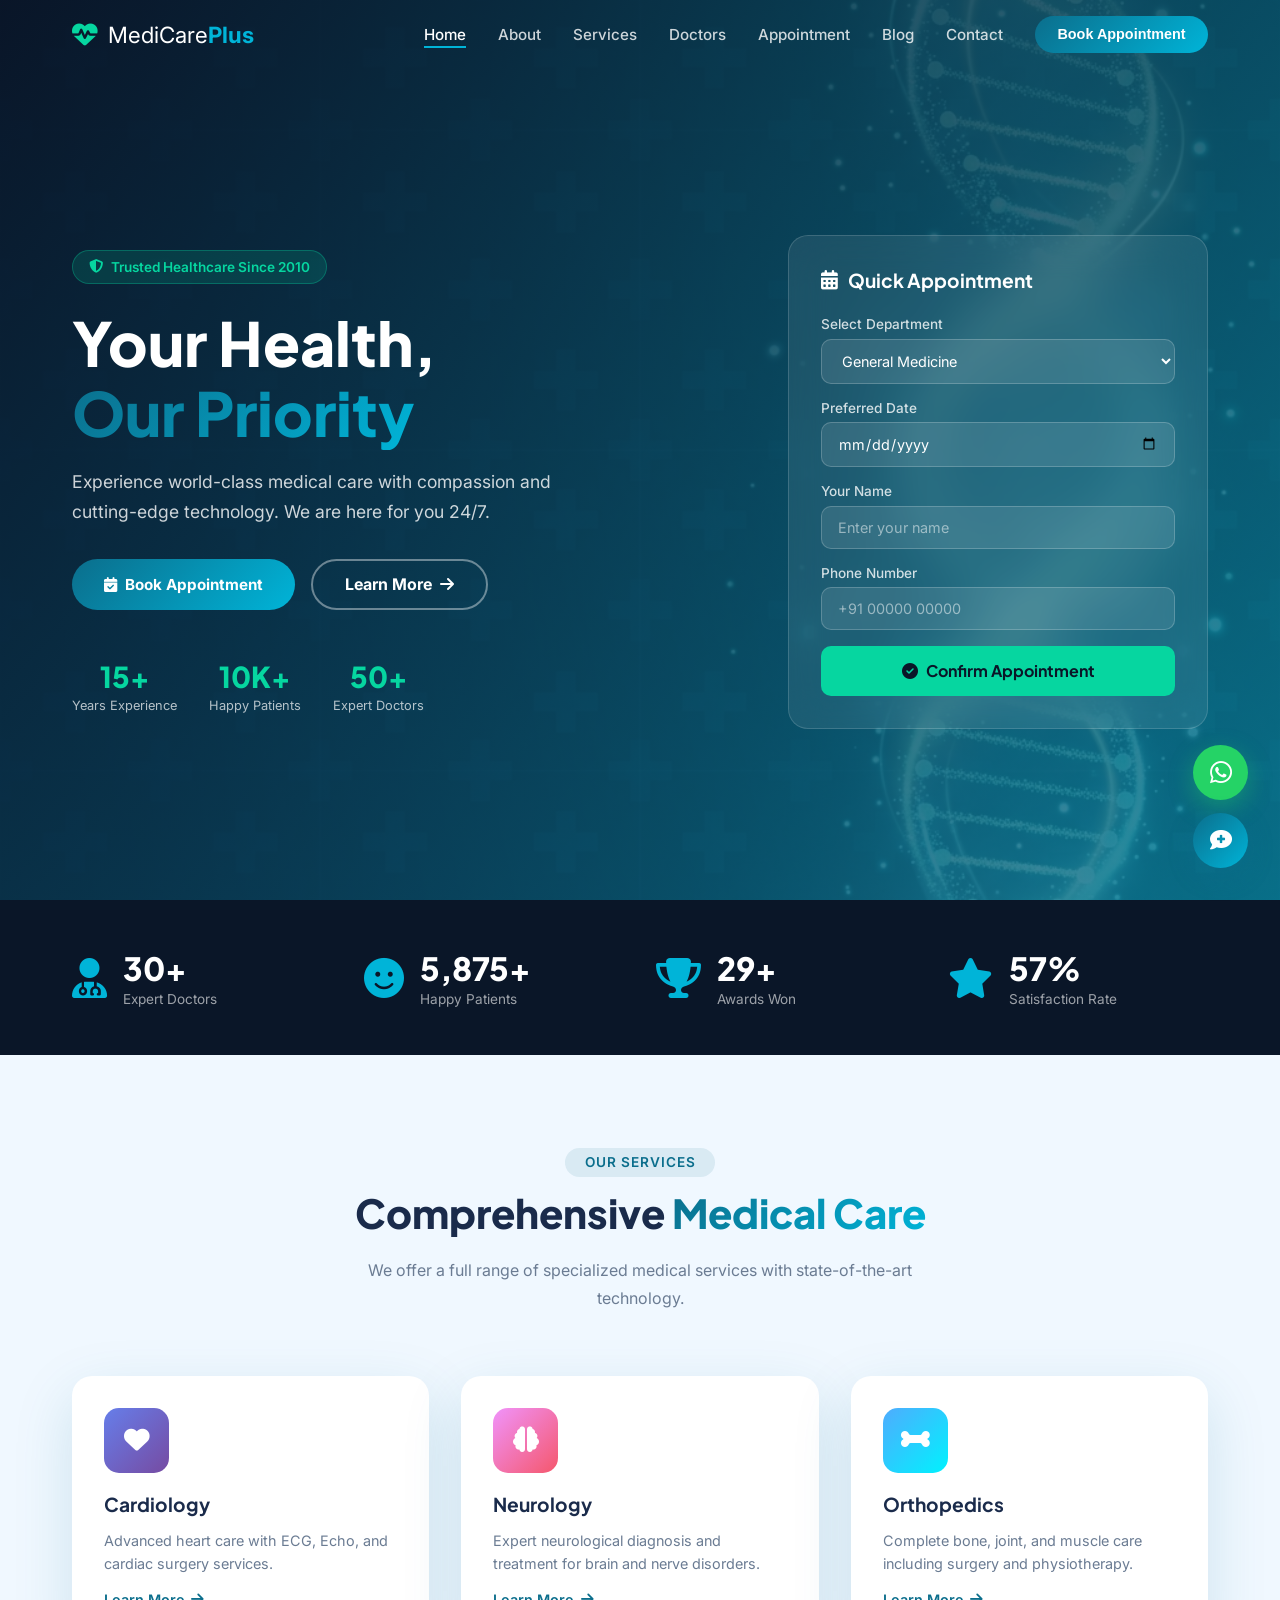
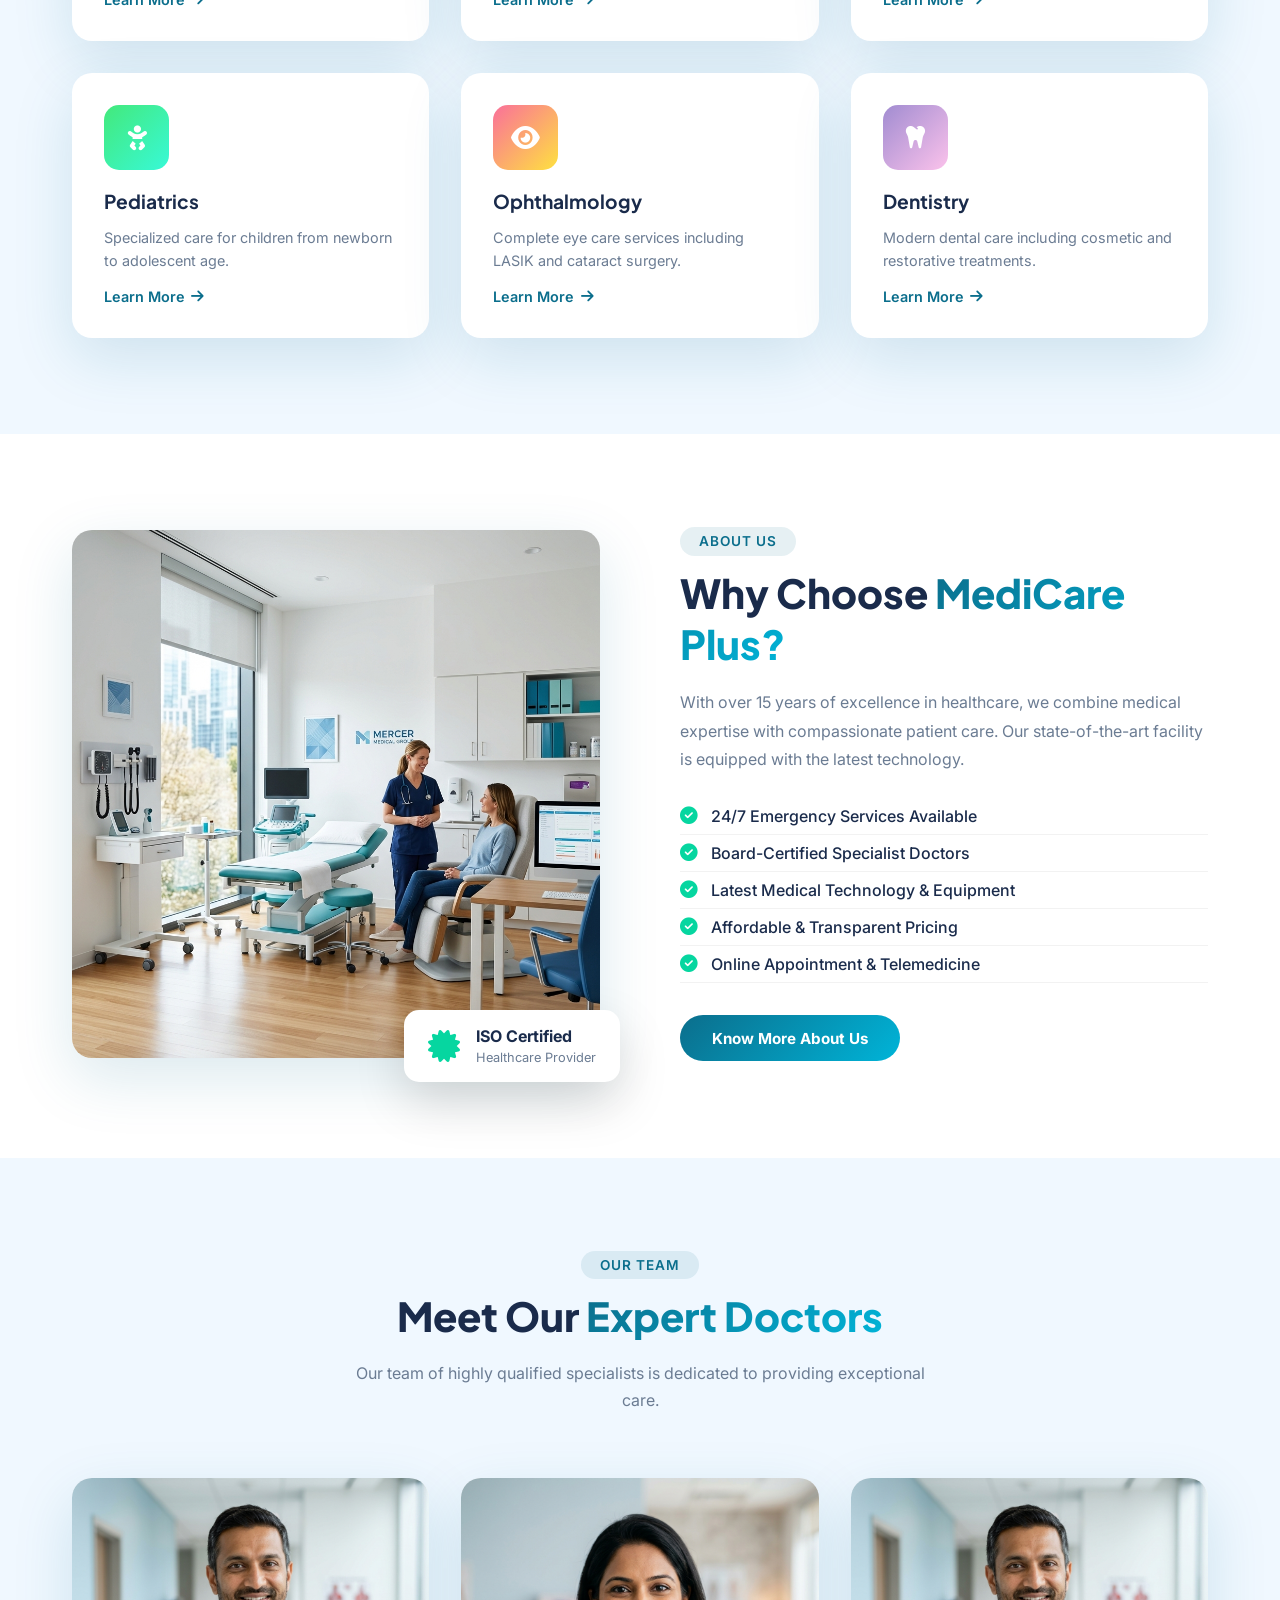
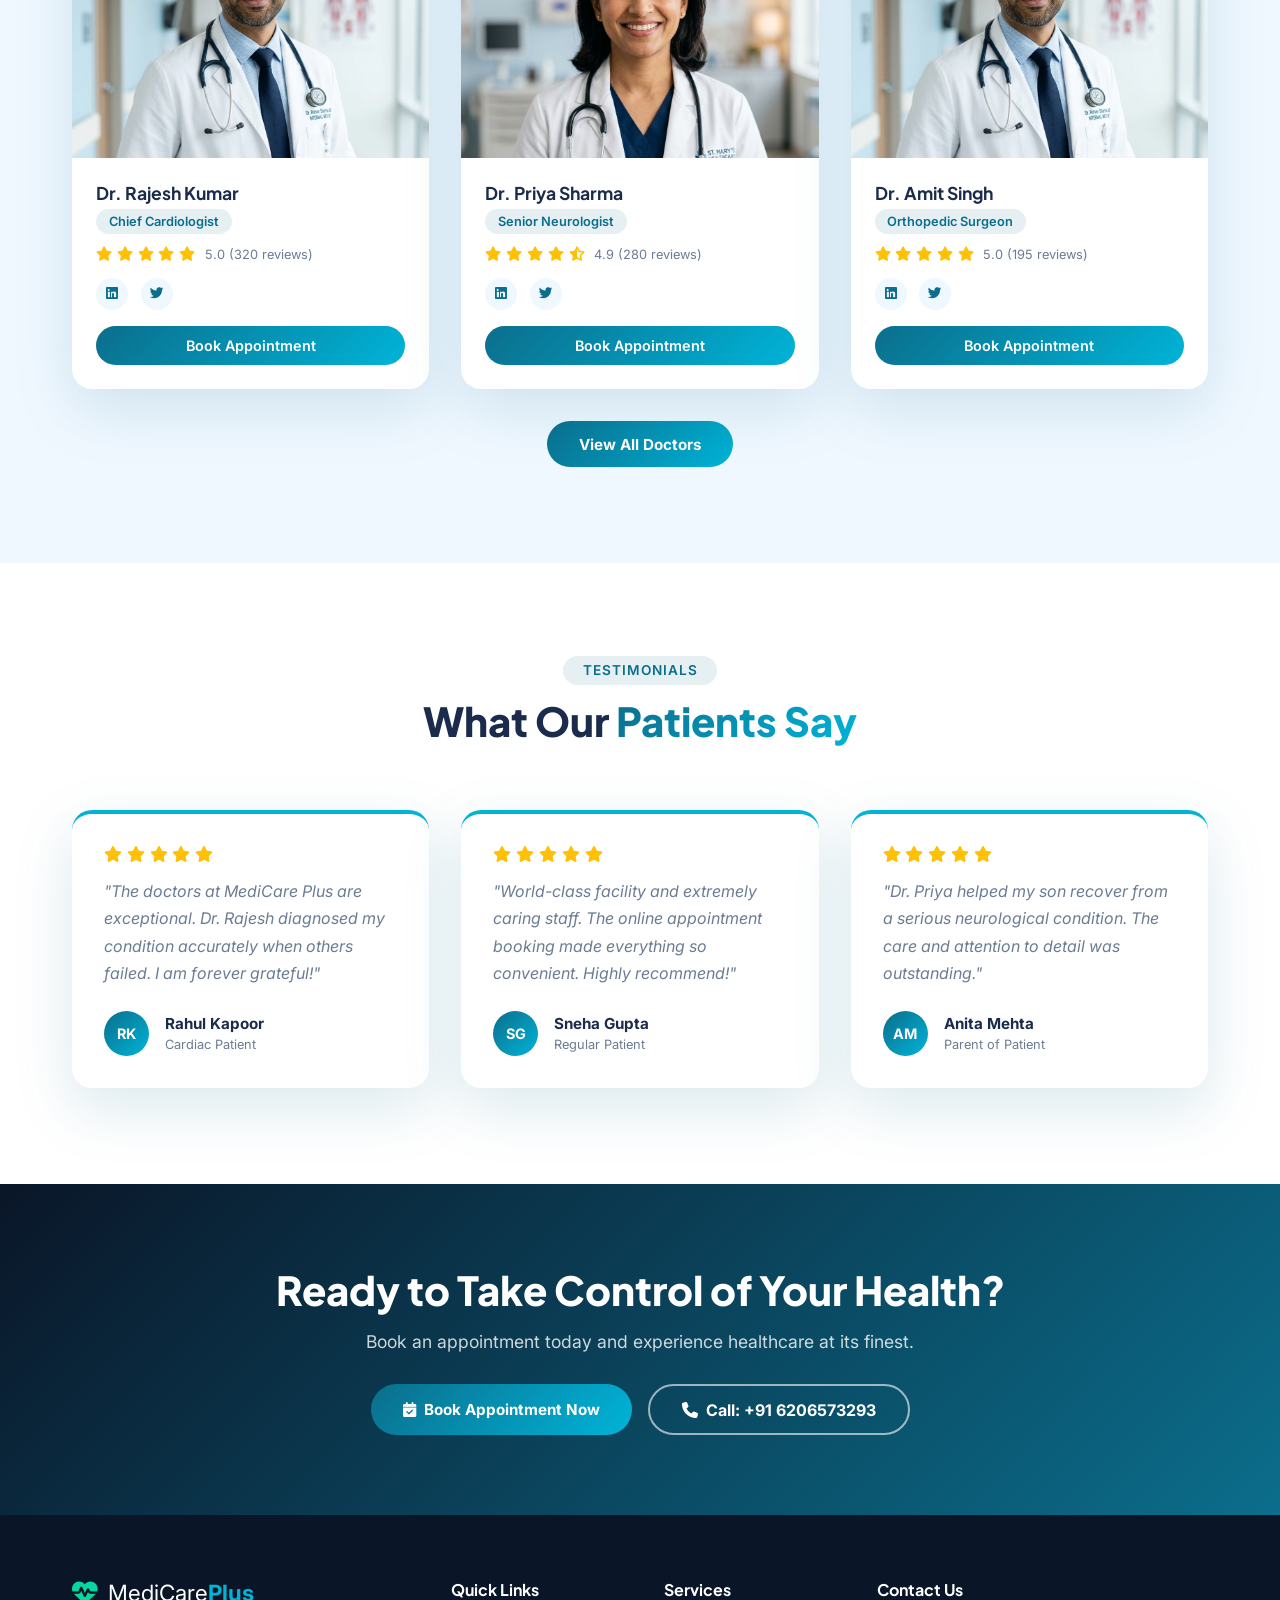
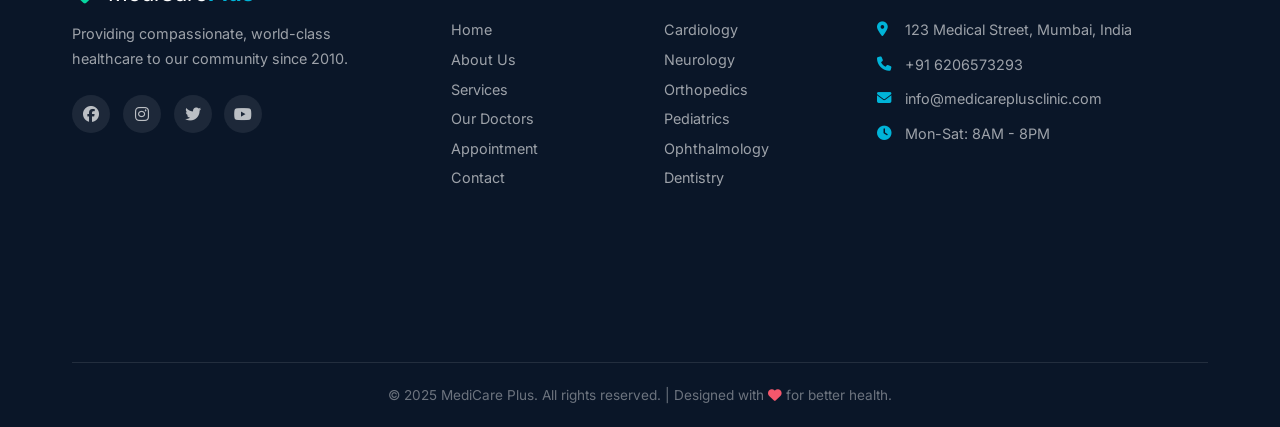
<file: index.html>
﻿<!DOCTYPE html><html lang="en"><head><meta charset="UTF-8"><meta name="viewport" content="width=device-width, initial-scale=1.0"><title>MediCare Clinic</title><link rel="stylesheet" href="assets/css/style.css"><link href="https://fonts.googleapis.com/css2?family=Plus+Jakarta+Sans:wght@400;500;600;700;800&family=Inter:wght@400;500;600&display=swap" rel="stylesheet"><link rel="stylesheet" href="https://cdnjs.cloudflare.com/ajax/libs/font-awesome/6.5.0/css/all.min.css"></head><body><div id="loader"><div class="loader-inner"></div></div><nav id="navbar"><div class="nav-container"><div class="nav-brand"><i class="fas fa-heartbeat"></i><span>MediCare<strong>Plus</strong></span></div><ul class="nav-menu" id="navMenu"><li><a href="index.html" class="active">Home</a></li><li><a href="pages/about.html">About</a></li><li><a href="pages/services.html">Services</a></li><li><a href="pages/doctors.html">Doctors</a></li><li><a href="pages/appointment.html">Appointment</a></li><li><a href="pages/blog.html">Blog</a></li><li><a href="pages/contact.html">Contact</a></li></ul><button class="btn-book-nav" onclick="window.location.href='pages/appointment.html'">Book Appointment</button><div class="hamburger" id="hamburger"><span></span><span></span><span></span></div></div></nav><section class="hero" id="home"><div class="hero-bg"></div><div class="hero-content"><div class="hero-text"><div class="hero-badge"><i class="fas fa-shield-alt"></i> Trusted Healthcare Since 2010</div><h1>Your Health,<br><span class="gradient-text">Our Priority</span></h1><p>Experience world-class medical care with compassion and cutting-edge technology. We are here for you 24/7.</p><div class="hero-cta"><a href="pages/appointment.html" class="btn-primary"><i class="fas fa-calendar-check"></i> Book Appointment</a><a href="pages/about.html" class="btn-outline">Learn More <i class="fas fa-arrow-right"></i></a></div><div class="hero-stats"><div class="stat"><span class="num">15+</span><span class="label">Years Experience</span></div><div class="stat"><span class="num">10K+</span><span class="label">Happy Patients</span></div><div class="stat"><span class="num">50+</span><span class="label">Expert Doctors</span></div></div></div><div class="hero-form"><h3><i class="fas fa-calendar-alt"></i> Quick Appointment</h3><form id="quickForm"><div class="form-group"><label>Select Department</label><select id="dept"><option>General Medicine</option><option>Cardiology</option><option>Neurology</option><option>Orthopedics</option><option>Pediatrics</option><option>Dermatology</option></select></div><div class="form-group"><label>Preferred Date</label><input type="date" id="apptDate"></div><div class="form-group"><label>Your Name</label><input type="text" id="patientName" placeholder="Enter your name"></div><div class="form-group"><label>Phone Number</label><input type="tel" id="patientPhone" placeholder="+91 00000 00000"></div><button type="submit" class="btn-submit"><i class="fas fa-check-circle"></i> Confirm Appointment</button></form></div></section><section class="stats-bar"><div class="container"><div class="stats-grid"><div class="stat-item"><i class="fas fa-user-md"></i><div><span class="count" data-target="50">0</span><span>+</span><p>Expert Doctors</p></div></div><div class="stat-item"><i class="fas fa-smile"></i><div><span class="count" data-target="10000">0</span><span>+</span><p>Happy Patients</p></div></div><div class="stat-item"><i class="fas fa-trophy"></i><div><span class="count" data-target="50">0</span><span>+</span><p>Awards Won</p></div></div><div class="stat-item"><i class="fas fa-star"></i><div><span class="count" data-target="98">0</span><span>%</span><p>Satisfaction Rate</p></div></div></div></div></section><section class="services" id="services"><div class="container"><div class="section-header"><span class="section-badge">Our Services</span><h2>Comprehensive <span class="gradient-text">Medical Care</span></h2><p>We offer a full range of specialized medical services with state-of-the-art technology.</p></div><div class="services-grid"><div class="service-card" data-aos="fade-up"><div class="service-icon" style="background:linear-gradient(135deg,#667eea,#764ba2)"><i class="fas fa-heart"></i></div><h3>Cardiology</h3><p>Advanced heart care with ECG, Echo, and cardiac surgery services.</p><a href="pages/services.html" class="card-link">Learn More <i class="fas fa-arrow-right"></i></a></div><div class="service-card" data-aos="fade-up" data-aos-delay="100"><div class="service-icon" style="background:linear-gradient(135deg,#f093fb,#f5576c)"><i class="fas fa-brain"></i></div><h3>Neurology</h3><p>Expert neurological diagnosis and treatment for brain and nerve disorders.</p><a href="pages/services.html" class="card-link">Learn More <i class="fas fa-arrow-right"></i></a></div><div class="service-card" data-aos="fade-up" data-aos-delay="200"><div class="service-icon" style="background:linear-gradient(135deg,#4facfe,#00f2fe)"><i class="fas fa-bone"></i></div><h3>Orthopedics</h3><p>Complete bone, joint, and muscle care including surgery and physiotherapy.</p><a href="pages/services.html" class="card-link">Learn More <i class="fas fa-arrow-right"></i></a></div><div class="service-card" data-aos="fade-up" data-aos-delay="300"><div class="service-icon" style="background:linear-gradient(135deg,#43e97b,#38f9d7)"><i class="fas fa-baby"></i></div><h3>Pediatrics</h3><p>Specialized care for children from newborn to adolescent age.</p><a href="pages/services.html" class="card-link">Learn More <i class="fas fa-arrow-right"></i></a></div><div class="service-card" data-aos="fade-up" data-aos-delay="400"><div class="service-icon" style="background:linear-gradient(135deg,#fa709a,#fee140)"><i class="fas fa-eye"></i></div><h3>Ophthalmology</h3><p>Complete eye care services including LASIK and cataract surgery.</p><a href="pages/services.html" class="card-link">Learn More <i class="fas fa-arrow-right"></i></a></div><div class="service-card" data-aos="fade-up" data-aos-delay="500"><div class="service-icon" style="background:linear-gradient(135deg,#a18cd1,#fbc2eb)"><i class="fas fa-tooth"></i></div><h3>Dentistry</h3><p>Modern dental care including cosmetic and restorative treatments.</p><a href="pages/services.html" class="card-link">Learn More <i class="fas fa-arrow-right"></i></a></div></div></div></section><section class="about-preview"><div class="container"><div class="about-grid"><div class="about-image"><img src="assets/images/clinic-interior.png" alt="MediCare Plus Clinic Interior"><div class="about-badge-float"><i class="fas fa-certificate"></i><div><strong>ISO Certified</strong><span>Healthcare Provider</span></div></div></div><div class="about-content"><span class="section-badge">About Us</span><h2>Why Choose <span class="gradient-text">MediCare Plus?</span></h2><p>With over 15 years of excellence in healthcare, we combine medical expertise with compassionate patient care. Our state-of-the-art facility is equipped with the latest technology.</p><ul class="features-list"><li><i class="fas fa-check-circle"></i> 24/7 Emergency Services Available</li><li><i class="fas fa-check-circle"></i> Board-Certified Specialist Doctors</li><li><i class="fas fa-check-circle"></i> Latest Medical Technology & Equipment</li><li><i class="fas fa-check-circle"></i> Affordable & Transparent Pricing</li><li><i class="fas fa-check-circle"></i> Online Appointment & Telemedicine</li></ul><a href="pages/about.html" class="btn-primary">Know More About Us</a></div></div></div></section><section class="doctors" id="doctors"><div class="container"><div class="section-header"><span class="section-badge">Our Team</span><h2>Meet Our <span class="gradient-text">Expert Doctors</span></h2><p>Our team of highly qualified specialists is dedicated to providing exceptional care.</p></div><div class="doctors-grid"><div class="doctor-card"><div class="doctor-img"><img src="assets/images/doctor1.png" alt="Dr. Rajesh Kumar"></div><div class="doctor-info"><h3>Dr. Rajesh Kumar</h3><span class="specialty">Chief Cardiologist</span><div class="doctor-rating"><i class="fas fa-star"></i><i class="fas fa-star"></i><i class="fas fa-star"></i><i class="fas fa-star"></i><i class="fas fa-star"></i><span>5.0 (320 reviews)</span></div><div class="doctor-socials"><a href="#"><i class="fab fa-linkedin"></i></a><a href="#"><i class="fab fa-twitter"></i></a></div><a href="pages/appointment.html" class="btn-book">Book Appointment</a></div></div><div class="doctor-card"><div class="doctor-img"><img src="assets/images/doctor2.png" alt="Dr. Priya Sharma"></div><div class="doctor-info"><h3>Dr. Priya Sharma</h3><span class="specialty">Senior Neurologist</span><div class="doctor-rating"><i class="fas fa-star"></i><i class="fas fa-star"></i><i class="fas fa-star"></i><i class="fas fa-star"></i><i class="fas fa-star-half-alt"></i><span>4.9 (280 reviews)</span></div><div class="doctor-socials"><a href="#"><i class="fab fa-linkedin"></i></a><a href="#"><i class="fab fa-twitter"></i></a></div><a href="pages/appointment.html" class="btn-book">Book Appointment</a></div></div><div class="doctor-card"><div class="doctor-img"><img src="assets/images/doctor1.png" alt="Dr. Amit Singh"></div><div class="doctor-info"><h3>Dr. Amit Singh</h3><span class="specialty">Orthopedic Surgeon</span><div class="doctor-rating"><i class="fas fa-star"></i><i class="fas fa-star"></i><i class="fas fa-star"></i><i class="fas fa-star"></i><i class="fas fa-star"></i><span>5.0 (195 reviews)</span></div><div class="doctor-socials"><a href="#"><i class="fab fa-linkedin"></i></a><a href="#"><i class="fab fa-twitter"></i></a></div><a href="pages/appointment.html" class="btn-book">Book Appointment</a></div></div></div><div style="text-align:center;margin-top:2rem"><a href="pages/doctors.html" class="btn-primary">View All Doctors</a></div></div></section><section class="testimonials"><div class="container"><div class="section-header"><span class="section-badge">Testimonials</span><h2>What Our <span class="gradient-text">Patients Say</span></h2></div><div class="testimonials-grid"><div class="testimonial-card"><div class="stars"><i class="fas fa-star"></i><i class="fas fa-star"></i><i class="fas fa-star"></i><i class="fas fa-star"></i><i class="fas fa-star"></i></div><p>"The doctors at MediCare Plus are exceptional. Dr. Rajesh diagnosed my condition accurately when others failed. I am forever grateful!"</p><div class="reviewer"><div class="reviewer-avatar">RK</div><div><strong>Rahul Kapoor</strong><span>Cardiac Patient</span></div></div></div><div class="testimonial-card"><div class="stars"><i class="fas fa-star"></i><i class="fas fa-star"></i><i class="fas fa-star"></i><i class="fas fa-star"></i><i class="fas fa-star"></i></div><p>"World-class facility and extremely caring staff. The online appointment booking made everything so convenient. Highly recommend!"</p><div class="reviewer"><div class="reviewer-avatar">SG</div><div><strong>Sneha Gupta</strong><span>Regular Patient</span></div></div></div><div class="testimonial-card"><div class="stars"><i class="fas fa-star"></i><i class="fas fa-star"></i><i class="fas fa-star"></i><i class="fas fa-star"></i><i class="fas fa-star"></i></div><p>"Dr. Priya helped my son recover from a serious neurological condition. The care and attention to detail was outstanding."</p><div class="reviewer"><div class="reviewer-avatar">AM</div><div><strong>Anita Mehta</strong><span>Parent of Patient</span></div></div></div></div></div></section><section class="cta-banner"><div class="container"><div class="cta-content"><h2>Ready to Take Control of Your Health?</h2><p>Book an appointment today and experience healthcare at its finest.</p><div class="cta-btns"><a href="pages/appointment.html" class="btn-primary"><i class="fas fa-calendar-check"></i> Book Appointment Now</a><a href="tel:+916206573293" class="btn-outline-white"><i class="fas fa-phone"></i> Call: +91 6206573293</a></div></div></div></section><footer><div class="container"><div class="footer-grid"><div class="footer-brand"><div class="nav-brand"><i class="fas fa-heartbeat"></i><span>MediCare<strong>Plus</strong></span></div><p>Providing compassionate, world-class healthcare to our community since 2010.</p><div class="social-links"><a href="#"><i class="fab fa-facebook"></i></a><a href="#"><i class="fab fa-instagram"></i></a><a href="#"><i class="fab fa-twitter"></i></a><a href="#"><i class="fab fa-youtube"></i></a></div></div><div class="footer-links"><h4>Quick Links</h4><ul><li><a href="index.html">Home</a></li><li><a href="pages/about.html">About Us</a></li><li><a href="pages/services.html">Services</a></li><li><a href="pages/doctors.html">Our Doctors</a></li><li><a href="pages/appointment.html">Appointment</a></li><li><a href="pages/contact.html">Contact</a></li></ul></div><div class="footer-links"><h4>Services</h4><ul><li><a href="#">Cardiology</a></li><li><a href="#">Neurology</a></li><li><a href="#">Orthopedics</a></li><li><a href="#">Pediatrics</a></li><li><a href="#">Ophthalmology</a></li><li><a href="#">Dentistry</a></li></ul></div><div class="footer-contact"><h4>Contact Us</h4><p><i class="fas fa-map-marker-alt"></i> 123 Medical Street, Mumbai, India</p><p><i class="fas fa-phone"></i> +91 6206573293</p><p><i class="fas fa-envelope"></i> info@medicareplusclinic.com</p><p><i class="fas fa-clock"></i> Mon-Sat: 8AM - 8PM</p><div class="map-embed"><iframe src="https://www.google.com/maps/embed?pb=!1m18!1m12!1m3!1d241317.11609823385!2d72.74109995709657!3d19.08219783958221!2m3!1f0!2f0!3f0!3m2!1i1024!2i768!4f13.1!3m3!1m2!1s0x3be7c6306644edc1%3A0x5da4ed8f8d648c69!2sMumbai%2C%20Maharashtra!5e0!3m2!1sen!2sin!4v1620000000000!5m2!1sen!2sin" width="100%" height="150" style="border:0;border-radius:8px" allowfullscreen="" loading="lazy"></iframe></div></div></div><div class="footer-bottom"><p>&copy; 2025 MediCare Plus. All rights reserved. | Designed with <i class="fas fa-heart" style="color:#f5576c"></i> for better health.</p></div></div></footer><a href="https://wa.me/916206573293" class="whatsapp-btn" target="_blank"><i class="fab fa-whatsapp"></i></a><div class="chatbot-widget" id="chatbotWidget"><div class="chatbot-header"><div><i class="fas fa-robot"></i><span>MediBot Assistant</span></div><button onclick="toggleChatbot()"><i class="fas fa-times"></i></button></div><div class="chatbot-messages" id="chatMessages"><div class="bot-msg">Hello! I am MediBot. How can I help you today? You can ask me about appointments, services, or doctors.</div></div><div class="chatbot-input"><input type="text" id="chatInput" placeholder="Type your message..."><button onclick="sendChat()"><i class="fas fa-paper-plane"></i></button></div></div><button class="chatbot-toggle" onclick="toggleChatbot()"><i class="fas fa-comment-medical"></i></button><script src="assets/js/main.js"></script></body></html>
</file>
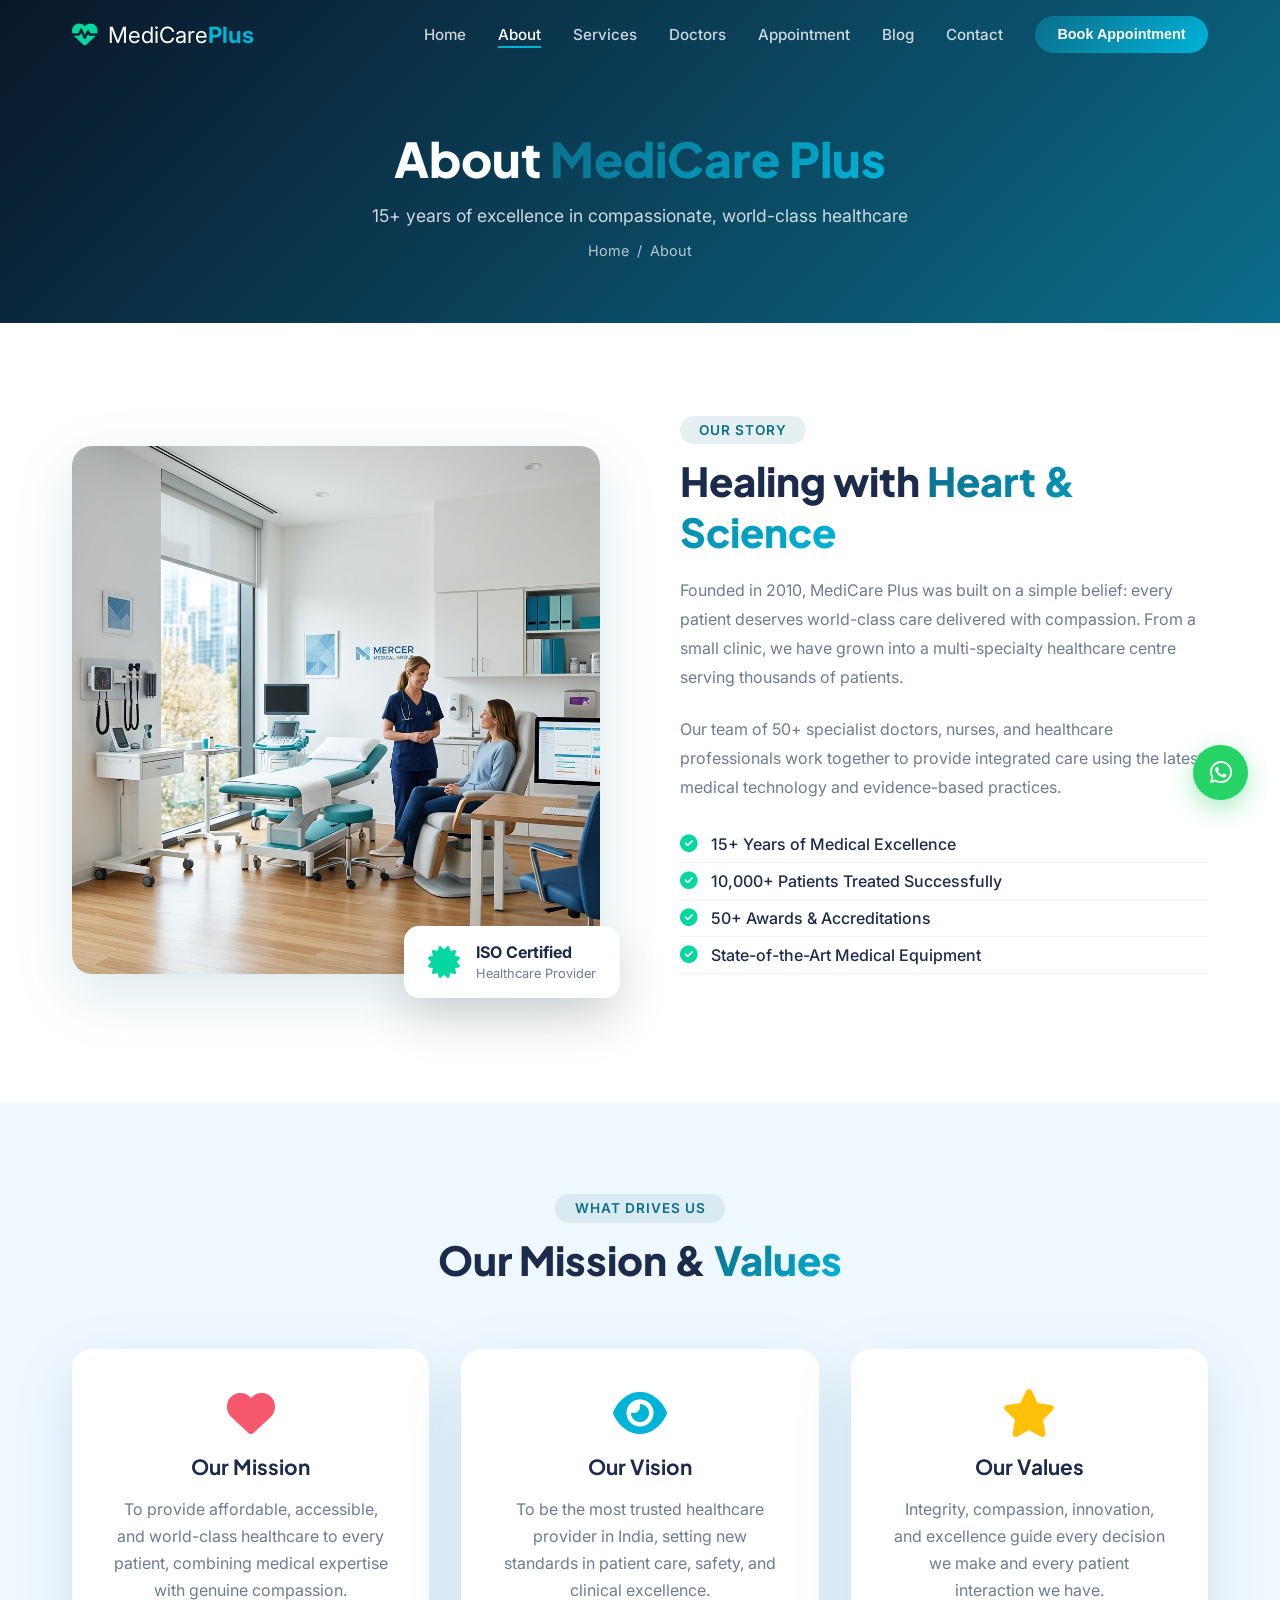
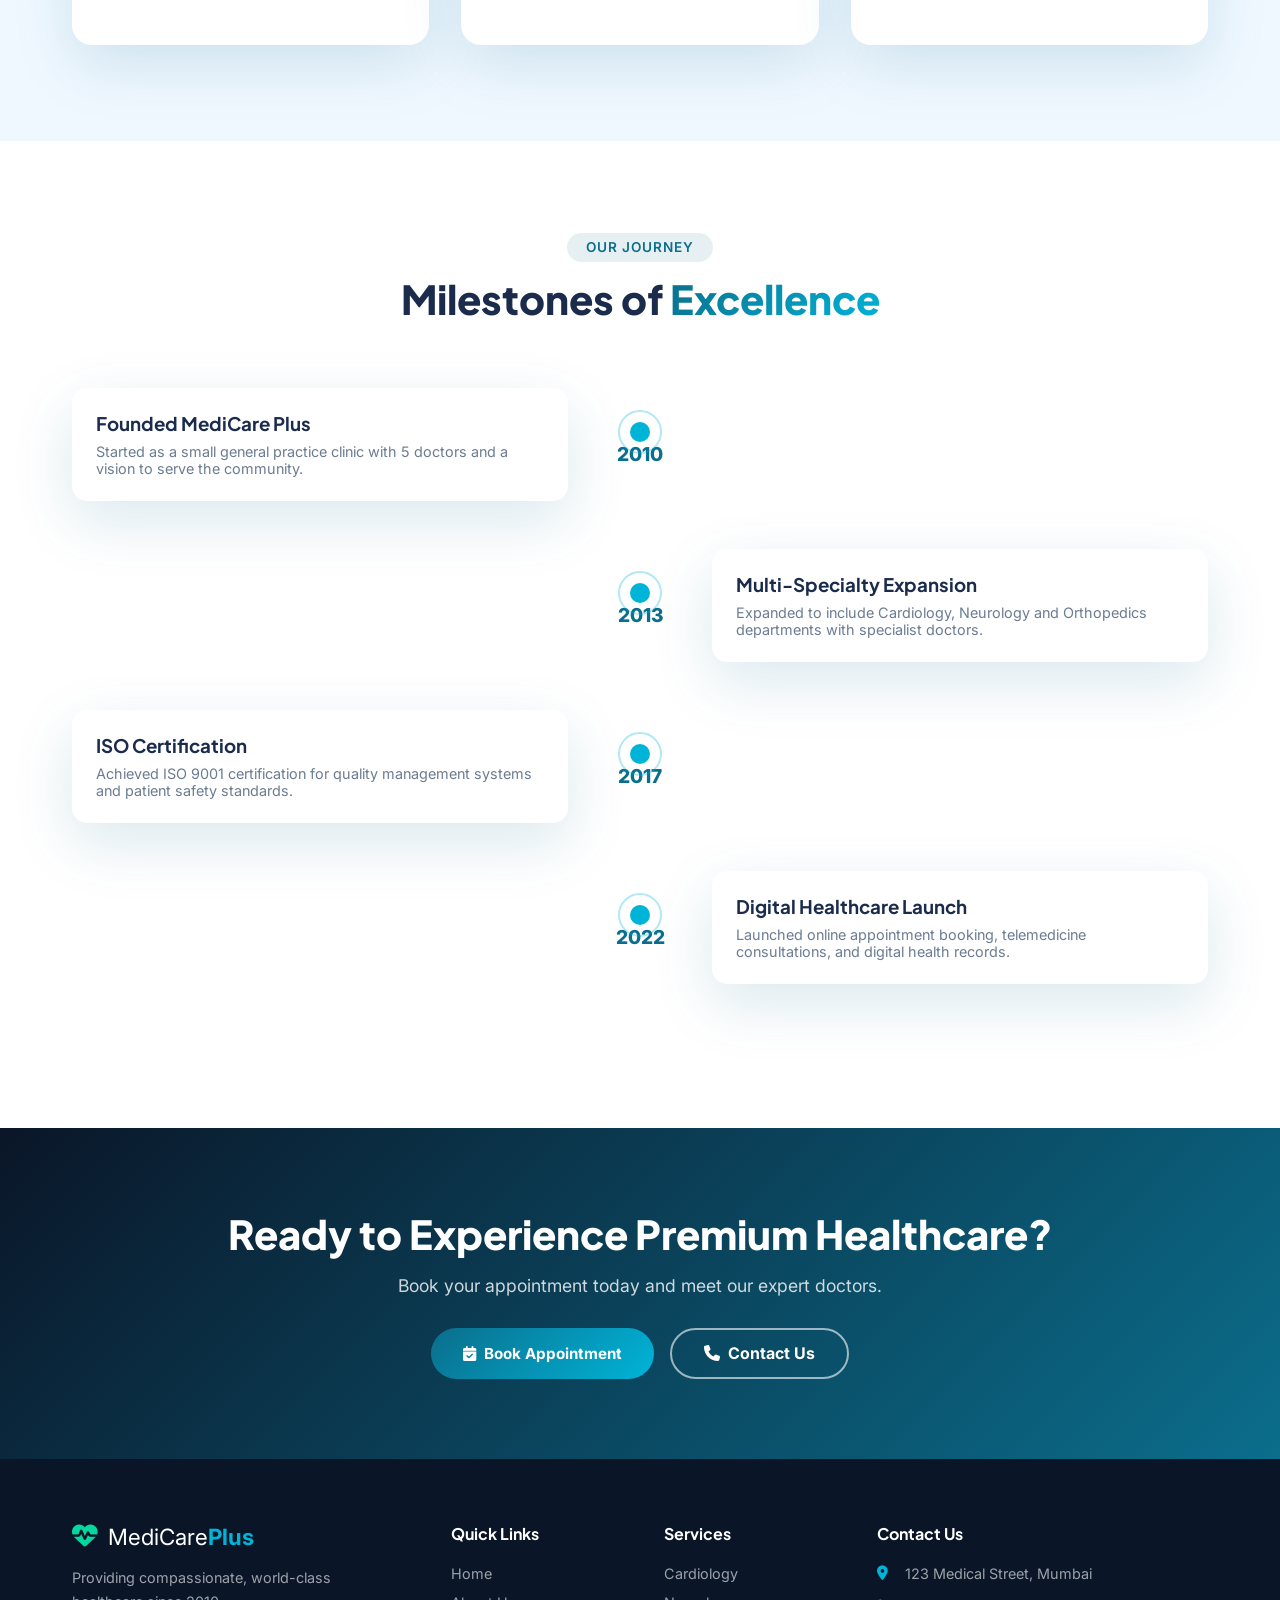
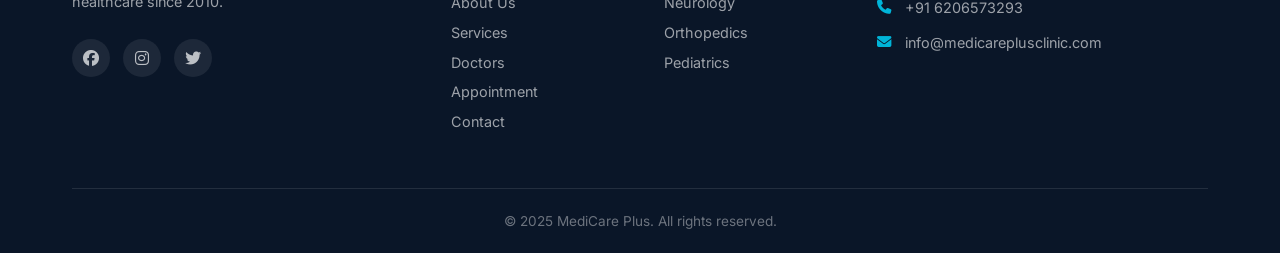
<file: pages/about.html>
﻿<!DOCTYPE html><html lang="en"><head><meta charset="UTF-8"><meta name="viewport" content="width=device-width,initial-scale=1.0"><title>About Us - MediCare Plus</title><meta name="description" content="Learn about MediCare Plus clinic, our mission, team, and 15+ years of excellence in healthcare."><link rel="stylesheet" href="../assets/css/style.css"><link href="https://fonts.googleapis.com/css2?family=Plus+Jakarta+Sans:wght@400;500;600;700;800&family=Inter:wght@400;500;600&display=swap" rel="stylesheet"><link rel="stylesheet" href="https://cdnjs.cloudflare.com/ajax/libs/font-awesome/6.5.0/css/all.min.css"><style>.page-hero{background:linear-gradient(135deg,#0A1628,#0B6E8C);padding:8rem 2rem 4rem;text-align:center;color:#fff}.page-hero h1{font-size:3rem;font-weight:800;margin-bottom:1rem}.page-hero p{font-size:1.1rem;opacity:.8}.breadcrumb{display:flex;justify-content:center;gap:.5rem;margin-top:1rem;font-size:.9rem;opacity:.7}.breadcrumb a{color:#fff}.timeline{padding:6rem 0}.timeline-item{display:grid;grid-template-columns:1fr 80px 1fr;gap:2rem;align-items:center;margin-bottom:3rem}.timeline-dot{width:20px;height:20px;background:var(--secondary);border-radius:50%;margin:0 auto;position:relative}.timeline-dot::before{content:'';position:absolute;top:50%;left:50%;transform:translate(-50%,-50%);width:40px;height:40px;border:2px solid var(--secondary);border-radius:50%;opacity:.3}.timeline-year{text-align:center;font-weight:800;color:var(--primary);font-size:1.2rem}.timeline-content{background:var(--white);padding:1.5rem;border-radius:15px;box-shadow:var(--shadow)}.timeline-content h3{color:var(--text);font-weight:700;margin-bottom:.5rem}.timeline-content p{color:var(--muted);font-size:.9rem}.mission-section{background:var(--light);padding:6rem 0}.mission-grid{display:grid;grid-template-columns:repeat(3,1fr);gap:2rem}.mission-card{background:var(--white);border-radius:20px;padding:2.5rem;text-align:center;box-shadow:var(--shadow)}.mission-card i{font-size:3rem;margin-bottom:1rem}.mission-card h3{font-size:1.3rem;font-weight:700;margin-bottom:1rem}.mission-card p{color:var(--muted);line-height:1.7}@media(max-width:768px){.timeline-item{grid-template-columns:1fr;text-align:center}.mission-grid{grid-template-columns:1fr}}</style></head>
<body>
<nav id="navbar" class="scrolled"><div class="nav-container"><div class="nav-brand"><i class="fas fa-heartbeat"></i><span>MediCare<strong>Plus</strong></span></div><ul class="nav-menu" id="navMenu"><li><a href="../index.html">Home</a></li><li><a href="about.html" class="active">About</a></li><li><a href="services.html">Services</a></li><li><a href="doctors.html">Doctors</a></li><li><a href="appointment.html">Appointment</a></li><li><a href="blog.html">Blog</a></li><li><a href="contact.html">Contact</a></li></ul><button class="btn-book-nav" onclick="window.location.href='appointment.html'">Book Appointment</button><div class="hamburger" id="hamburger"><span></span><span></span><span></span></div></div></nav>
<section class="page-hero"><h1>About <span class="gradient-text">MediCare Plus</span></h1><p>15+ years of excellence in compassionate, world-class healthcare</p><div class="breadcrumb"><a href="../index.html">Home</a><span>/</span><span>About</span></div></section>
<section class="about-preview"><div class="container"><div class="about-grid"><div class="about-image"><img src="../assets/images/clinic-interior.png" alt="MediCare Plus Clinic"><div class="about-badge-float"><i class="fas fa-certificate"></i><div><strong>ISO Certified</strong><span>Healthcare Provider</span></div></div></div><div class="about-content"><span class="section-badge">Our Story</span><h2>Healing with <span class="gradient-text">Heart & Science</span></h2><p>Founded in 2010, MediCare Plus was built on a simple belief: every patient deserves world-class care delivered with compassion. From a small clinic, we have grown into a multi-specialty healthcare centre serving thousands of patients.</p><p>Our team of 50+ specialist doctors, nurses, and healthcare professionals work together to provide integrated care using the latest medical technology and evidence-based practices.</p><ul class="features-list"><li><i class="fas fa-check-circle"></i> 15+ Years of Medical Excellence</li><li><i class="fas fa-check-circle"></i> 10,000+ Patients Treated Successfully</li><li><i class="fas fa-check-circle"></i> 50+ Awards & Accreditations</li><li><i class="fas fa-check-circle"></i> State-of-the-Art Medical Equipment</li></ul></div></div></div></section>
<section class="mission-section"><div class="container"><div class="section-header"><span class="section-badge">What Drives Us</span><h2>Our Mission & <span class="gradient-text">Values</span></h2></div><div class="mission-grid"><div class="mission-card"><i class="fas fa-heart" style="color:#f5576c"></i><h3>Our Mission</h3><p>To provide affordable, accessible, and world-class healthcare to every patient, combining medical expertise with genuine compassion.</p></div><div class="mission-card"><i class="fas fa-eye" style="color:var(--secondary)"></i><h3>Our Vision</h3><p>To be the most trusted healthcare provider in India, setting new standards in patient care, safety, and clinical excellence.</p></div><div class="mission-card"><i class="fas fa-star" style="color:#ffc107"></i><h3>Our Values</h3><p>Integrity, compassion, innovation, and excellence guide every decision we make and every patient interaction we have.</p></div></div></div></section>
<section class="timeline"><div class="container"><div class="section-header"><span class="section-badge">Our Journey</span><h2>Milestones of <span class="gradient-text">Excellence</span></h2></div><div class="timeline-item"><div class="timeline-content"><h3>Founded MediCare Plus</h3><p>Started as a small general practice clinic with 5 doctors and a vision to serve the community.</p></div><div><div class="timeline-dot"></div><div class="timeline-year">2010</div></div><div></div></div><div class="timeline-item"><div></div><div><div class="timeline-dot"></div><div class="timeline-year">2013</div></div><div class="timeline-content"><h3>Multi-Specialty Expansion</h3><p>Expanded to include Cardiology, Neurology and Orthopedics departments with specialist doctors.</p></div></div><div class="timeline-item"><div class="timeline-content"><h3>ISO Certification</h3><p>Achieved ISO 9001 certification for quality management systems and patient safety standards.</p></div><div><div class="timeline-dot"></div><div class="timeline-year">2017</div></div><div></div></div><div class="timeline-item"><div></div><div><div class="timeline-dot"></div><div class="timeline-year">2022</div></div><div class="timeline-content"><h3>Digital Healthcare Launch</h3><p>Launched online appointment booking, telemedicine consultations, and digital health records.</p></div></div></div></div></section>
<section class="cta-banner"><div class="container"><div class="cta-content"><h2>Ready to Experience Premium Healthcare?</h2><p>Book your appointment today and meet our expert doctors.</p><div class="cta-btns"><a href="appointment.html" class="btn-primary"><i class="fas fa-calendar-check"></i> Book Appointment</a><a href="contact.html" class="btn-outline-white"><i class="fas fa-phone"></i> Contact Us</a></div></div></div></section>
<footer><div class="container"><div class="footer-grid"><div class="footer-brand"><div class="nav-brand"><i class="fas fa-heartbeat"></i><span>MediCare<strong>Plus</strong></span></div><p>Providing compassionate, world-class healthcare since 2010.</p><div class="social-links"><a href="#"><i class="fab fa-facebook"></i></a><a href="#"><i class="fab fa-instagram"></i></a><a href="#"><i class="fab fa-twitter"></i></a></div></div><div class="footer-links"><h4>Quick Links</h4><ul><li><a href="../index.html">Home</a></li><li><a href="about.html">About Us</a></li><li><a href="services.html">Services</a></li><li><a href="doctors.html">Doctors</a></li><li><a href="appointment.html">Appointment</a></li><li><a href="contact.html">Contact</a></li></ul></div><div class="footer-links"><h4>Services</h4><ul><li><a href="services.html">Cardiology</a></li><li><a href="services.html">Neurology</a></li><li><a href="services.html">Orthopedics</a></li><li><a href="services.html">Pediatrics</a></li></ul></div><div class="footer-contact"><h4>Contact Us</h4><p><i class="fas fa-map-marker-alt"></i> 123 Medical Street, Mumbai</p><p><i class="fas fa-phone"></i> +91 6206573293</p><p><i class="fas fa-envelope"></i> info@medicareplusclinic.com</p></div></div><div class="footer-bottom"><p>&copy; 2025 MediCare Plus. All rights reserved.</p></div></div></footer>
<a href="https://wa.me/916206573293" class="whatsapp-btn" target="_blank"><i class="fab fa-whatsapp"></i></a>
<script src="../assets/js/main.js"></script></body></html>
</file>
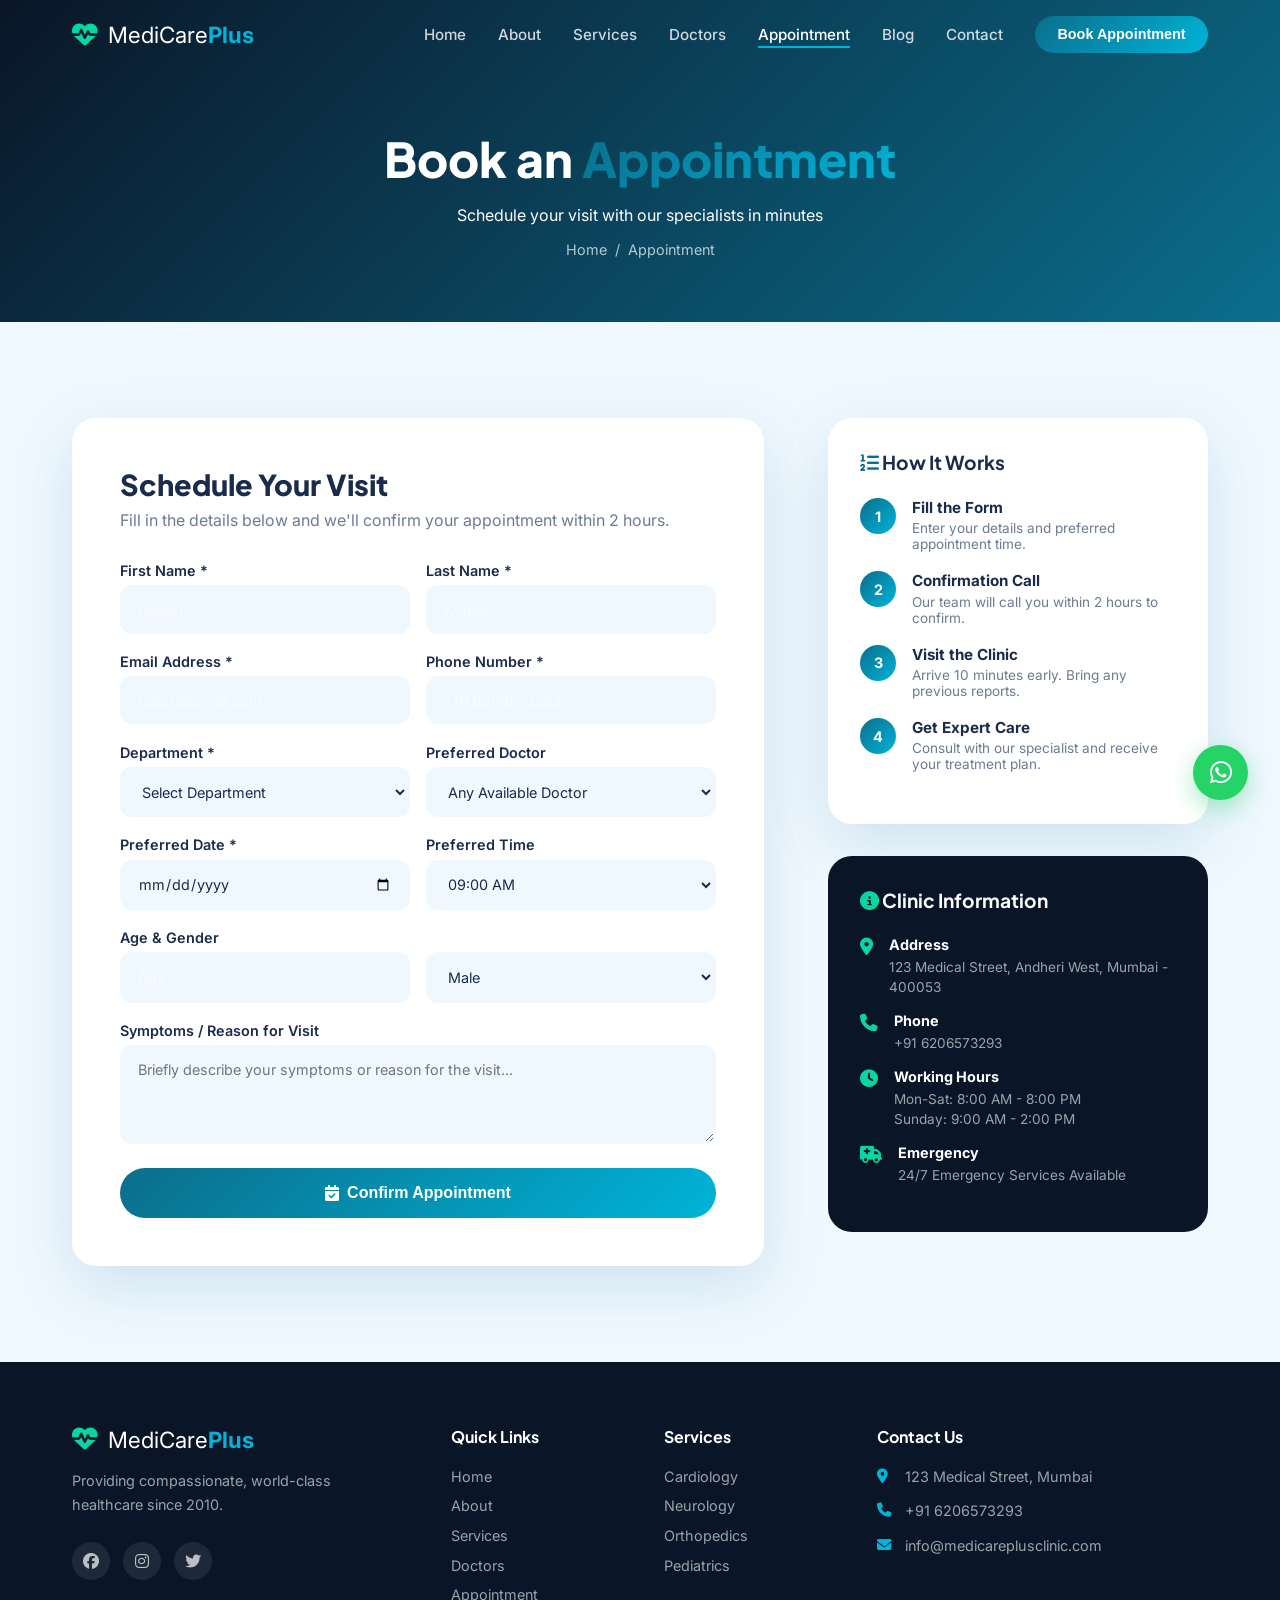
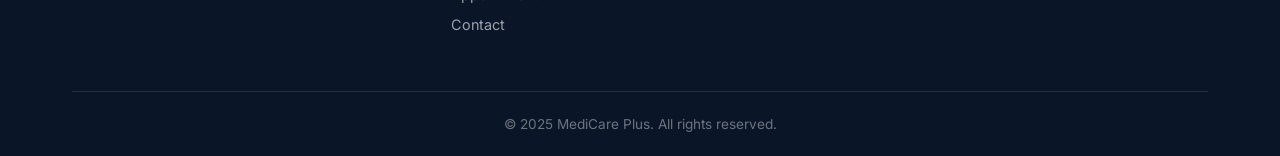
<file: pages/appointment.html>
﻿<!DOCTYPE html><html lang="en"><head><meta charset="UTF-8"><meta name="viewport" content="width=device-width,initial-scale=1.0"><title>Book Appointment - MediCare Plus</title><meta name="description" content="Book an appointment with MediCare Plus specialists online. Easy, fast and convenient appointment scheduling."><link rel="stylesheet" href="../assets/css/style.css"><link href="https://fonts.googleapis.com/css2?family=Plus+Jakarta+Sans:wght@400;500;600;700;800&family=Inter:wght@400;500;600&display=swap" rel="stylesheet"><link rel="stylesheet" href="https://cdnjs.cloudflare.com/ajax/libs/font-awesome/6.5.0/css/all.min.css"><style>.page-hero{background:linear-gradient(135deg,#0A1628,#0B6E8C);padding:8rem 2rem 4rem;text-align:center;color:#fff}.page-hero h1{font-size:3rem;font-weight:800;margin-bottom:1rem}.breadcrumb{display:flex;justify-content:center;gap:.5rem;margin-top:1rem;font-size:.9rem;opacity:.7}.breadcrumb a{color:#fff}.appt-section{padding:6rem 0;background:var(--light)}.appt-grid{display:grid;grid-template-columns:1fr 380px;gap:4rem;align-items:start}.appt-form-card{background:var(--white);border-radius:24px;padding:3rem;box-shadow:var(--shadow)}.appt-form-card h2{font-size:1.8rem;font-weight:800;margin-bottom:.5rem}.appt-form-card p{color:var(--muted);margin-bottom:2rem}.form-row{display:grid;grid-template-columns:1fr 1fr;gap:1rem}.form-light .form-group label{color:var(--text);font-weight:600;font-size:.9rem}.form-light .form-group input,.form-light .form-group select,.form-light .form-group textarea{width:100%;padding:.85rem 1rem;background:var(--light);border:2px solid transparent;border-radius:12px;color:var(--text);font-size:.9rem;font-family:'Inter',sans-serif;transition:border .3s}.form-light .form-group input:focus,.form-light .form-group select:focus,.form-light .form-group textarea:focus{outline:none;border-color:var(--primary);background:#fff}.form-light .form-group{margin-bottom:1.2rem}.steps-card{background:var(--white);border-radius:24px;padding:2rem;box-shadow:var(--shadow);margin-bottom:2rem}.steps-card h3{font-size:1.2rem;font-weight:700;margin-bottom:1.5rem}.step-item{display:flex;gap:1rem;align-items:flex-start;margin-bottom:1.2rem}.step-num{width:36px;height:36px;border-radius:50%;background:var(--gradient);color:#fff;display:flex;align-items:center;justify-content:center;font-weight:700;font-size:.9rem;flex-shrink:0}.step-info strong{display:block;color:var(--text);font-size:.95rem;margin-bottom:.2rem}.step-info p{color:var(--muted);font-size:.85rem}.info-card{background:var(--dark);color:#fff;border-radius:24px;padding:2rem}.info-card h3{font-size:1.2rem;font-weight:700;margin-bottom:1.5rem}.info-item{display:flex;gap:1rem;align-items:flex-start;margin-bottom:1rem}.info-item i{color:var(--accent);font-size:1.1rem;margin-top:2px}.info-item strong{display:block;font-size:.9rem;margin-bottom:.2rem}.info-item span{font-size:.85rem;color:rgba(255,255,255,.6)}@media(max-width:768px){.appt-grid{grid-template-columns:1fr}.form-row{grid-template-columns:1fr}}</style></head>
<body>
<nav id="navbar" class="scrolled"><div class="nav-container"><div class="nav-brand"><i class="fas fa-heartbeat"></i><span>MediCare<strong>Plus</strong></span></div><ul class="nav-menu" id="navMenu"><li><a href="../index.html">Home</a></li><li><a href="about.html">About</a></li><li><a href="services.html">Services</a></li><li><a href="doctors.html">Doctors</a></li><li><a href="appointment.html" class="active">Appointment</a></li><li><a href="blog.html">Blog</a></li><li><a href="contact.html">Contact</a></li></ul><button class="btn-book-nav" onclick="window.location.href='appointment.html'">Book Appointment</button><div class="hamburger" id="hamburger"><span></span><span></span><span></span></div></div></nav>
<section class="page-hero"><h1>Book an <span class="gradient-text">Appointment</span></h1><p>Schedule your visit with our specialists in minutes</p><div class="breadcrumb"><a href="../index.html">Home</a><span>/</span><span>Appointment</span></div></section>
<section class="appt-section"><div class="container"><div class="appt-grid">
<div class="appt-form-card form-light">
<h2>Schedule Your Visit</h2><p>Fill in the details below and we'll confirm your appointment within 2 hours.</p>
<form id="appointmentForm">
<div class="form-row"><div class="form-group"><label>First Name *</label><input type="text" id="fname" placeholder="Rajesh" required></div><div class="form-group"><label>Last Name *</label><input type="text" id="lname" placeholder="Kumar" required></div></div>
<div class="form-row"><div class="form-group"><label>Email Address *</label><input type="email" id="email" placeholder="rajesh@email.com" required></div><div class="form-group"><label>Phone Number *</label><input type="tel" id="phone" placeholder="+91 6206573293" required></div></div>
<div class="form-row"><div class="form-group"><label>Department *</label><select id="department" required><option value="">Select Department</option><option>General Medicine</option><option>Cardiology</option><option>Neurology</option><option>Orthopedics</option><option>Pediatrics</option><option>Ophthalmology</option><option>Dentistry</option></select></div><div class="form-group"><label>Preferred Doctor</label><select id="doctor"><option value="">Any Available Doctor</option><option>Dr. Rajesh Kumar (Cardiology)</option><option>Dr. Priya Sharma (Neurology)</option><option>Dr. Amit Singh (Orthopedics)</option><option>Dr. Sunita Verma (Pediatrics)</option></select></div></div>
<div class="form-row"><div class="form-group"><label>Preferred Date *</label><input type="date" id="apptDate" required></div><div class="form-group"><label>Preferred Time</label><select id="apptTime"><option>09:00 AM</option><option>10:00 AM</option><option>11:00 AM</option><option>12:00 PM</option><option>02:00 PM</option><option>03:00 PM</option><option>04:00 PM</option><option>05:00 PM</option></select></div></div>
<div class="form-group"><label>Age & Gender</label><div style="display:grid;grid-template-columns:1fr 1fr;gap:1rem"><input type="number" id="age" placeholder="Age" min="1" max="120"><select id="gender"><option>Male</option><option>Female</option><option>Other</option></select></div></div>
<div class="form-group"><label>Symptoms / Reason for Visit</label><textarea id="symptoms" rows="4" placeholder="Briefly describe your symptoms or reason for the visit..." style="resize:vertical"></textarea></div>
<button type="submit" class="btn-primary" style="width:100%;justify-content:center;font-size:1rem;padding:1rem"><i class="fas fa-calendar-check"></i> Confirm Appointment</button>
</form></div>
<div>
<div class="steps-card"><h3><i class="fas fa-list-ol" style="color:var(--primary)"></i> How It Works</h3><div class="step-item"><div class="step-num">1</div><div class="step-info"><strong>Fill the Form</strong><p>Enter your details and preferred appointment time.</p></div></div><div class="step-item"><div class="step-num">2</div><div class="step-info"><strong>Confirmation Call</strong><p>Our team will call you within 2 hours to confirm.</p></div></div><div class="step-item"><div class="step-num">3</div><div class="step-info"><strong>Visit the Clinic</strong><p>Arrive 10 minutes early. Bring any previous reports.</p></div></div><div class="step-item"><div class="step-num">4</div><div class="step-info"><strong>Get Expert Care</strong><p>Consult with our specialist and receive your treatment plan.</p></div></div></div>
<div class="info-card"><h3><i class="fas fa-info-circle" style="color:var(--accent)"></i> Clinic Information</h3><div class="info-item"><i class="fas fa-map-marker-alt"></i><div><strong>Address</strong><span>123 Medical Street, Andheri West, Mumbai - 400053</span></div></div><div class="info-item"><i class="fas fa-phone"></i><div><strong>Phone</strong><span>+91 6206573293</span></div></div><div class="info-item"><i class="fas fa-clock"></i><div><strong>Working Hours</strong><span>Mon-Sat: 8:00 AM - 8:00 PM<br>Sunday: 9:00 AM - 2:00 PM</span></div></div><div class="info-item"><i class="fas fa-ambulance"></i><div><strong>Emergency</strong><span>24/7 Emergency Services Available</span></div></div></div>
</div>
</div></div></section>
<footer><div class="container"><div class="footer-grid"><div class="footer-brand"><div class="nav-brand"><i class="fas fa-heartbeat"></i><span>MediCare<strong>Plus</strong></span></div><p>Providing compassionate, world-class healthcare since 2010.</p><div class="social-links"><a href="#"><i class="fab fa-facebook"></i></a><a href="#"><i class="fab fa-instagram"></i></a><a href="#"><i class="fab fa-twitter"></i></a></div></div><div class="footer-links"><h4>Quick Links</h4><ul><li><a href="../index.html">Home</a></li><li><a href="about.html">About</a></li><li><a href="services.html">Services</a></li><li><a href="doctors.html">Doctors</a></li><li><a href="appointment.html">Appointment</a></li><li><a href="contact.html">Contact</a></li></ul></div><div class="footer-links"><h4>Services</h4><ul><li><a href="services.html">Cardiology</a></li><li><a href="services.html">Neurology</a></li><li><a href="services.html">Orthopedics</a></li><li><a href="services.html">Pediatrics</a></li></ul></div><div class="footer-contact"><h4>Contact Us</h4><p><i class="fas fa-map-marker-alt"></i> 123 Medical Street, Mumbai</p><p><i class="fas fa-phone"></i> +91 6206573293</p><p><i class="fas fa-envelope"></i> info@medicareplusclinic.com</p></div></div><div class="footer-bottom"><p>&copy; 2025 MediCare Plus. All rights reserved.</p></div></div></footer>
<a href="https://wa.me/916206573293" class="whatsapp-btn" target="_blank"><i class="fab fa-whatsapp"></i></a>
<script src="../assets/js/main.js"></script>
<script>
const af=document.getElementById('appointmentForm');
if(af){af.addEventListener('submit',e=>{e.preventDefault();const f=document.getElementById('fname').value.trim();const p=document.getElementById('phone').value.trim();const d=document.getElementById('department').value;const dt=document.getElementById('apptDate').value;if(!f||!p||!d||!dt){showToast('Please fill all required fields!','error');return;}showToast('Appointment booked! We will confirm shortly via call.','success');af.reset();});
function showToast(m,t){let el=document.querySelector('.success-toast');if(!el){el=document.createElement('div');el.className='success-toast';document.body.appendChild(el);}el.textContent=m;el.style.background=t==='error'?'#f5576c':'#06D6A0';el.classList.add('show');setTimeout(()=>el.classList.remove('show'),4000);}}
const di=document.getElementById('apptDate');if(di){const today=new Date().toISOString().split('T')[0];di.min=today;}
</script>
</body></html>
</file>
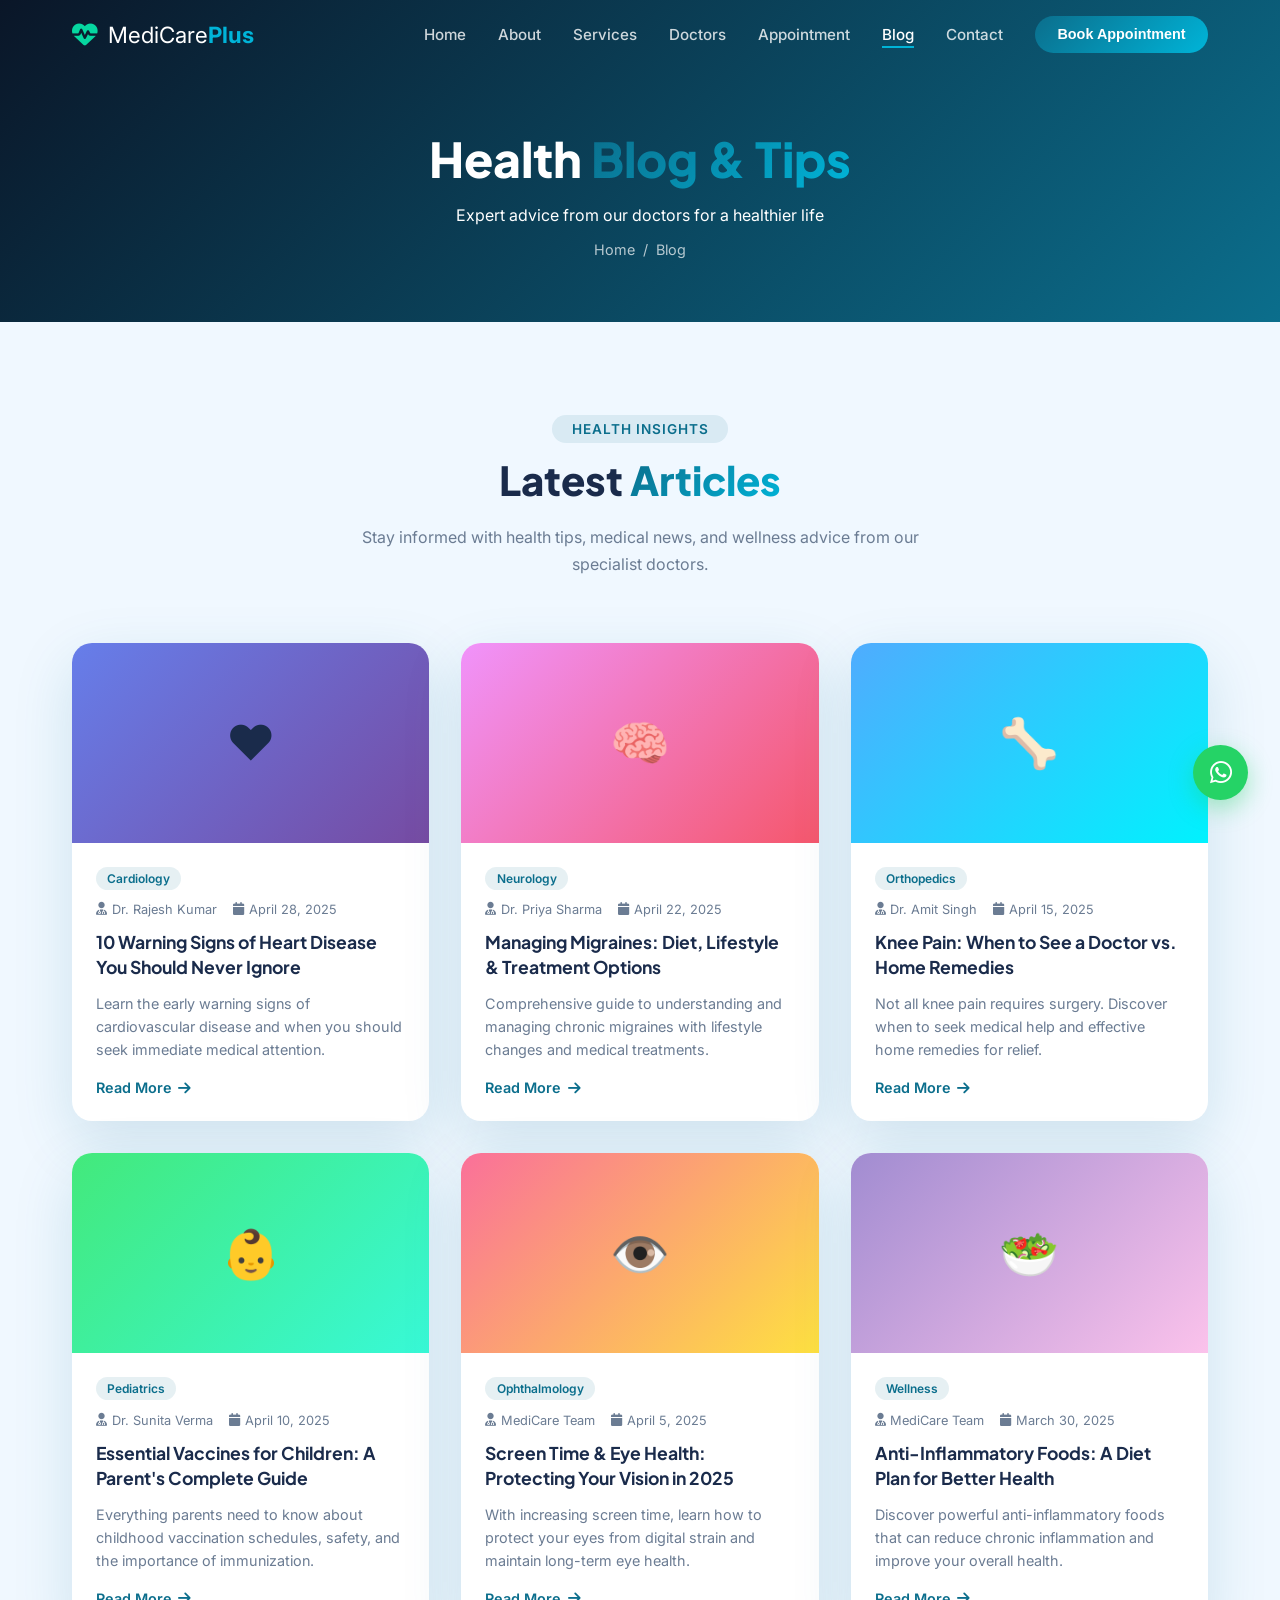
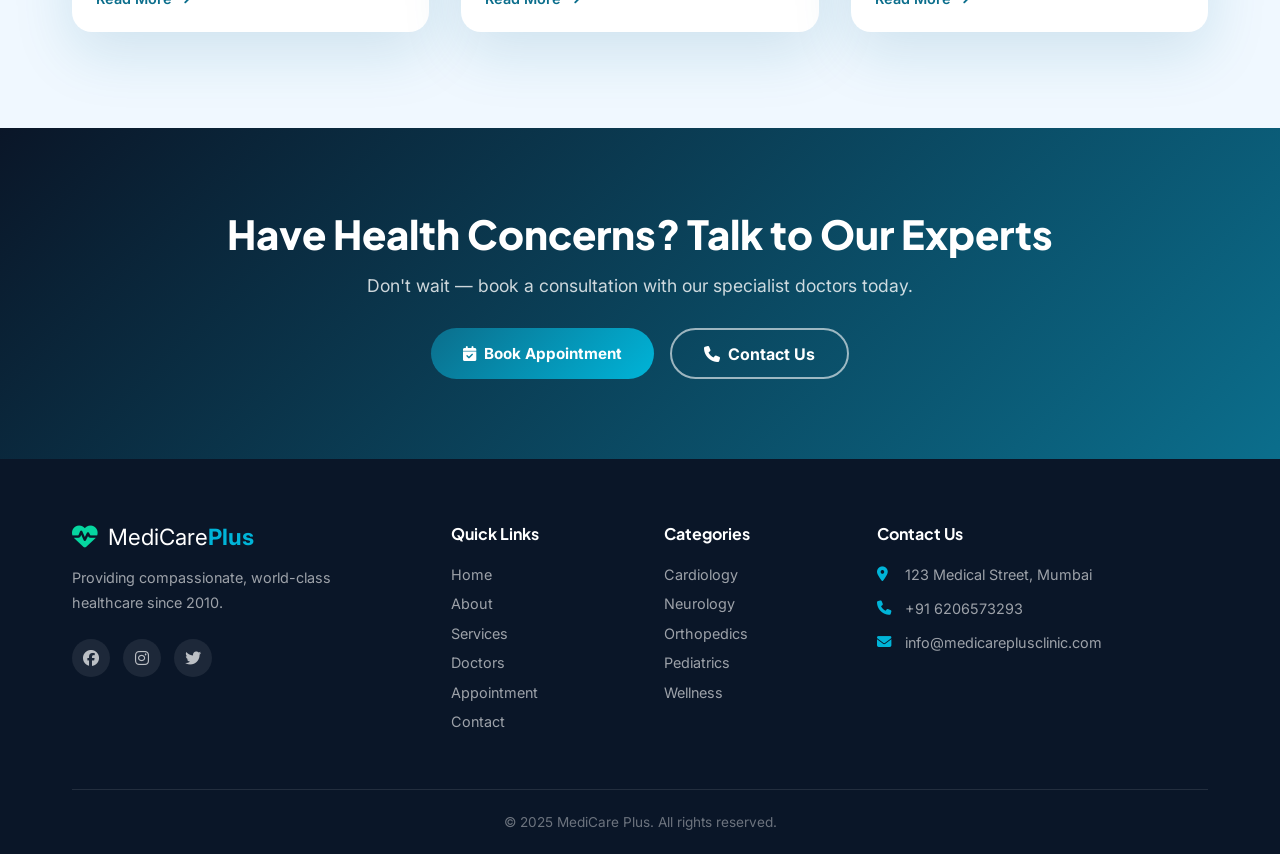
<file: pages/blog.html>
﻿<!DOCTYPE html><html lang="en"><head><meta charset="UTF-8"><meta name="viewport" content="width=device-width,initial-scale=1.0"><title>Health Blog - MediCare Plus</title><meta name="description" content="Read expert health tips, medical advice, and wellness articles from MediCare Plus doctors."><link rel="stylesheet" href="../assets/css/style.css"><link href="https://fonts.googleapis.com/css2?family=Plus+Jakarta+Sans:wght@400;500;600;700;800&family=Inter:wght@400;500;600&display=swap" rel="stylesheet"><link rel="stylesheet" href="https://cdnjs.cloudflare.com/ajax/libs/font-awesome/6.5.0/css/all.min.css"><style>.page-hero{background:linear-gradient(135deg,#0A1628,#0B6E8C);padding:8rem 2rem 4rem;text-align:center;color:#fff}.page-hero h1{font-size:3rem;font-weight:800;margin-bottom:1rem}.breadcrumb{display:flex;justify-content:center;gap:.5rem;margin-top:1rem;font-size:.9rem;opacity:.7}.breadcrumb a{color:#fff}.blog-section{padding:6rem 0;background:var(--light)}.blog-grid{display:grid;grid-template-columns:repeat(3,1fr);gap:2rem}.blog-card{background:var(--white);border-radius:20px;overflow:hidden;box-shadow:var(--shadow);transition:transform .3s}.blog-card:hover{transform:translateY(-8px)}.blog-thumb{height:200px;overflow:hidden}.blog-thumb img{width:100%;height:100%;object-fit:cover;transition:transform .4s}.blog-card:hover .blog-thumb img{transform:scale(1.08)}.blog-thumb-placeholder{width:100%;height:200px;display:flex;align-items:center;justify-content:center;font-size:3rem}.blog-body{padding:1.5rem}.blog-meta{display:flex;gap:1rem;font-size:.8rem;color:var(--muted);margin-bottom:.8rem;flex-wrap:wrap}.blog-meta span{display:flex;align-items:center;gap:.3rem}.blog-body h3{font-size:1.1rem;font-weight:700;margin-bottom:.8rem;line-height:1.4}.blog-body p{color:var(--muted);font-size:.9rem;line-height:1.6;margin-bottom:1rem}.read-more{color:var(--primary);font-weight:600;font-size:.9rem;display:inline-flex;align-items:center;gap:.4rem;transition:gap .3s}.read-more:hover{gap:.8rem}.blog-tag{display:inline-block;background:rgba(11,110,140,.1);color:var(--primary);padding:.25rem .7rem;border-radius:50px;font-size:.75rem;font-weight:600;margin-bottom:.8rem}@media(max-width:768px){.blog-grid{grid-template-columns:1fr}}</style></head>
<body>
<nav id="navbar" class="scrolled"><div class="nav-container"><div class="nav-brand"><i class="fas fa-heartbeat"></i><span>MediCare<strong>Plus</strong></span></div><ul class="nav-menu" id="navMenu"><li><a href="../index.html">Home</a></li><li><a href="about.html">About</a></li><li><a href="services.html">Services</a></li><li><a href="doctors.html">Doctors</a></li><li><a href="appointment.html">Appointment</a></li><li><a href="blog.html" class="active">Blog</a></li><li><a href="contact.html">Contact</a></li></ul><button class="btn-book-nav" onclick="window.location.href='appointment.html'">Book Appointment</button><div class="hamburger" id="hamburger"><span></span><span></span><span></span></div></div></nav>
<section class="page-hero"><h1>Health <span class="gradient-text">Blog & Tips</span></h1><p>Expert advice from our doctors for a healthier life</p><div class="breadcrumb"><a href="../index.html">Home</a><span>/</span><span>Blog</span></div></section>
<section class="blog-section"><div class="container"><div class="section-header"><span class="section-badge">Health Insights</span><h2>Latest <span class="gradient-text">Articles</span></h2><p>Stay informed with health tips, medical news, and wellness advice from our specialist doctors.</p></div><div class="blog-grid">
<div class="blog-card"><div class="blog-thumb-placeholder" style="background:linear-gradient(135deg,#667eea,#764ba2)">❤️</div><div class="blog-body"><span class="blog-tag">Cardiology</span><div class="blog-meta"><span><i class="fas fa-user-md"></i> Dr. Rajesh Kumar</span><span><i class="fas fa-calendar"></i> April 28, 2025</span></div><h3>10 Warning Signs of Heart Disease You Should Never Ignore</h3><p>Learn the early warning signs of cardiovascular disease and when you should seek immediate medical attention.</p><a href="#" class="read-more">Read More <i class="fas fa-arrow-right"></i></a></div></div>
<div class="blog-card"><div class="blog-thumb-placeholder" style="background:linear-gradient(135deg,#f093fb,#f5576c)">🧠</div><div class="blog-body"><span class="blog-tag">Neurology</span><div class="blog-meta"><span><i class="fas fa-user-md"></i> Dr. Priya Sharma</span><span><i class="fas fa-calendar"></i> April 22, 2025</span></div><h3>Managing Migraines: Diet, Lifestyle & Treatment Options</h3><p>Comprehensive guide to understanding and managing chronic migraines with lifestyle changes and medical treatments.</p><a href="#" class="read-more">Read More <i class="fas fa-arrow-right"></i></a></div></div>
<div class="blog-card"><div class="blog-thumb-placeholder" style="background:linear-gradient(135deg,#4facfe,#00f2fe)">🦴</div><div class="blog-body"><span class="blog-tag">Orthopedics</span><div class="blog-meta"><span><i class="fas fa-user-md"></i> Dr. Amit Singh</span><span><i class="fas fa-calendar"></i> April 15, 2025</span></div><h3>Knee Pain: When to See a Doctor vs. Home Remedies</h3><p>Not all knee pain requires surgery. Discover when to seek medical help and effective home remedies for relief.</p><a href="#" class="read-more">Read More <i class="fas fa-arrow-right"></i></a></div></div>
<div class="blog-card"><div class="blog-thumb-placeholder" style="background:linear-gradient(135deg,#43e97b,#38f9d7)">👶</div><div class="blog-body"><span class="blog-tag">Pediatrics</span><div class="blog-meta"><span><i class="fas fa-user-md"></i> Dr. Sunita Verma</span><span><i class="fas fa-calendar"></i> April 10, 2025</span></div><h3>Essential Vaccines for Children: A Parent's Complete Guide</h3><p>Everything parents need to know about childhood vaccination schedules, safety, and the importance of immunization.</p><a href="#" class="read-more">Read More <i class="fas fa-arrow-right"></i></a></div></div>
<div class="blog-card"><div class="blog-thumb-placeholder" style="background:linear-gradient(135deg,#fa709a,#fee140)">👁️</div><div class="blog-body"><span class="blog-tag">Ophthalmology</span><div class="blog-meta"><span><i class="fas fa-user-md"></i> MediCare Team</span><span><i class="fas fa-calendar"></i> April 5, 2025</span></div><h3>Screen Time & Eye Health: Protecting Your Vision in 2025</h3><p>With increasing screen time, learn how to protect your eyes from digital strain and maintain long-term eye health.</p><a href="#" class="read-more">Read More <i class="fas fa-arrow-right"></i></a></div></div>
<div class="blog-card"><div class="blog-thumb-placeholder" style="background:linear-gradient(135deg,#a18cd1,#fbc2eb)">🥗</div><div class="blog-body"><span class="blog-tag">Wellness</span><div class="blog-meta"><span><i class="fas fa-user-md"></i> MediCare Team</span><span><i class="fas fa-calendar"></i> March 30, 2025</span></div><h3>Anti-Inflammatory Foods: A Diet Plan for Better Health</h3><p>Discover powerful anti-inflammatory foods that can reduce chronic inflammation and improve your overall health.</p><a href="#" class="read-more">Read More <i class="fas fa-arrow-right"></i></a></div></div>
</div></div></section>
<section class="cta-banner"><div class="container"><div class="cta-content"><h2>Have Health Concerns? Talk to Our Experts</h2><p>Don't wait — book a consultation with our specialist doctors today.</p><div class="cta-btns"><a href="appointment.html" class="btn-primary"><i class="fas fa-calendar-check"></i> Book Appointment</a><a href="contact.html" class="btn-outline-white"><i class="fas fa-phone"></i> Contact Us</a></div></div></div></section>
<footer><div class="container"><div class="footer-grid"><div class="footer-brand"><div class="nav-brand"><i class="fas fa-heartbeat"></i><span>MediCare<strong>Plus</strong></span></div><p>Providing compassionate, world-class healthcare since 2010.</p><div class="social-links"><a href="#"><i class="fab fa-facebook"></i></a><a href="#"><i class="fab fa-instagram"></i></a><a href="#"><i class="fab fa-twitter"></i></a></div></div><div class="footer-links"><h4>Quick Links</h4><ul><li><a href="../index.html">Home</a></li><li><a href="about.html">About</a></li><li><a href="services.html">Services</a></li><li><a href="doctors.html">Doctors</a></li><li><a href="appointment.html">Appointment</a></li><li><a href="contact.html">Contact</a></li></ul></div><div class="footer-links"><h4>Categories</h4><ul><li><a href="#">Cardiology</a></li><li><a href="#">Neurology</a></li><li><a href="#">Orthopedics</a></li><li><a href="#">Pediatrics</a></li><li><a href="#">Wellness</a></li></ul></div><div class="footer-contact"><h4>Contact Us</h4><p><i class="fas fa-map-marker-alt"></i> 123 Medical Street, Mumbai</p><p><i class="fas fa-phone"></i> +91 6206573293</p><p><i class="fas fa-envelope"></i> info@medicareplusclinic.com</p></div></div><div class="footer-bottom"><p>&copy; 2025 MediCare Plus. All rights reserved.</p></div></div></footer>
<a href="https://wa.me/916206573293" class="whatsapp-btn" target="_blank"><i class="fab fa-whatsapp"></i></a>
<script src="../assets/js/main.js"></script></body></html>
</file>
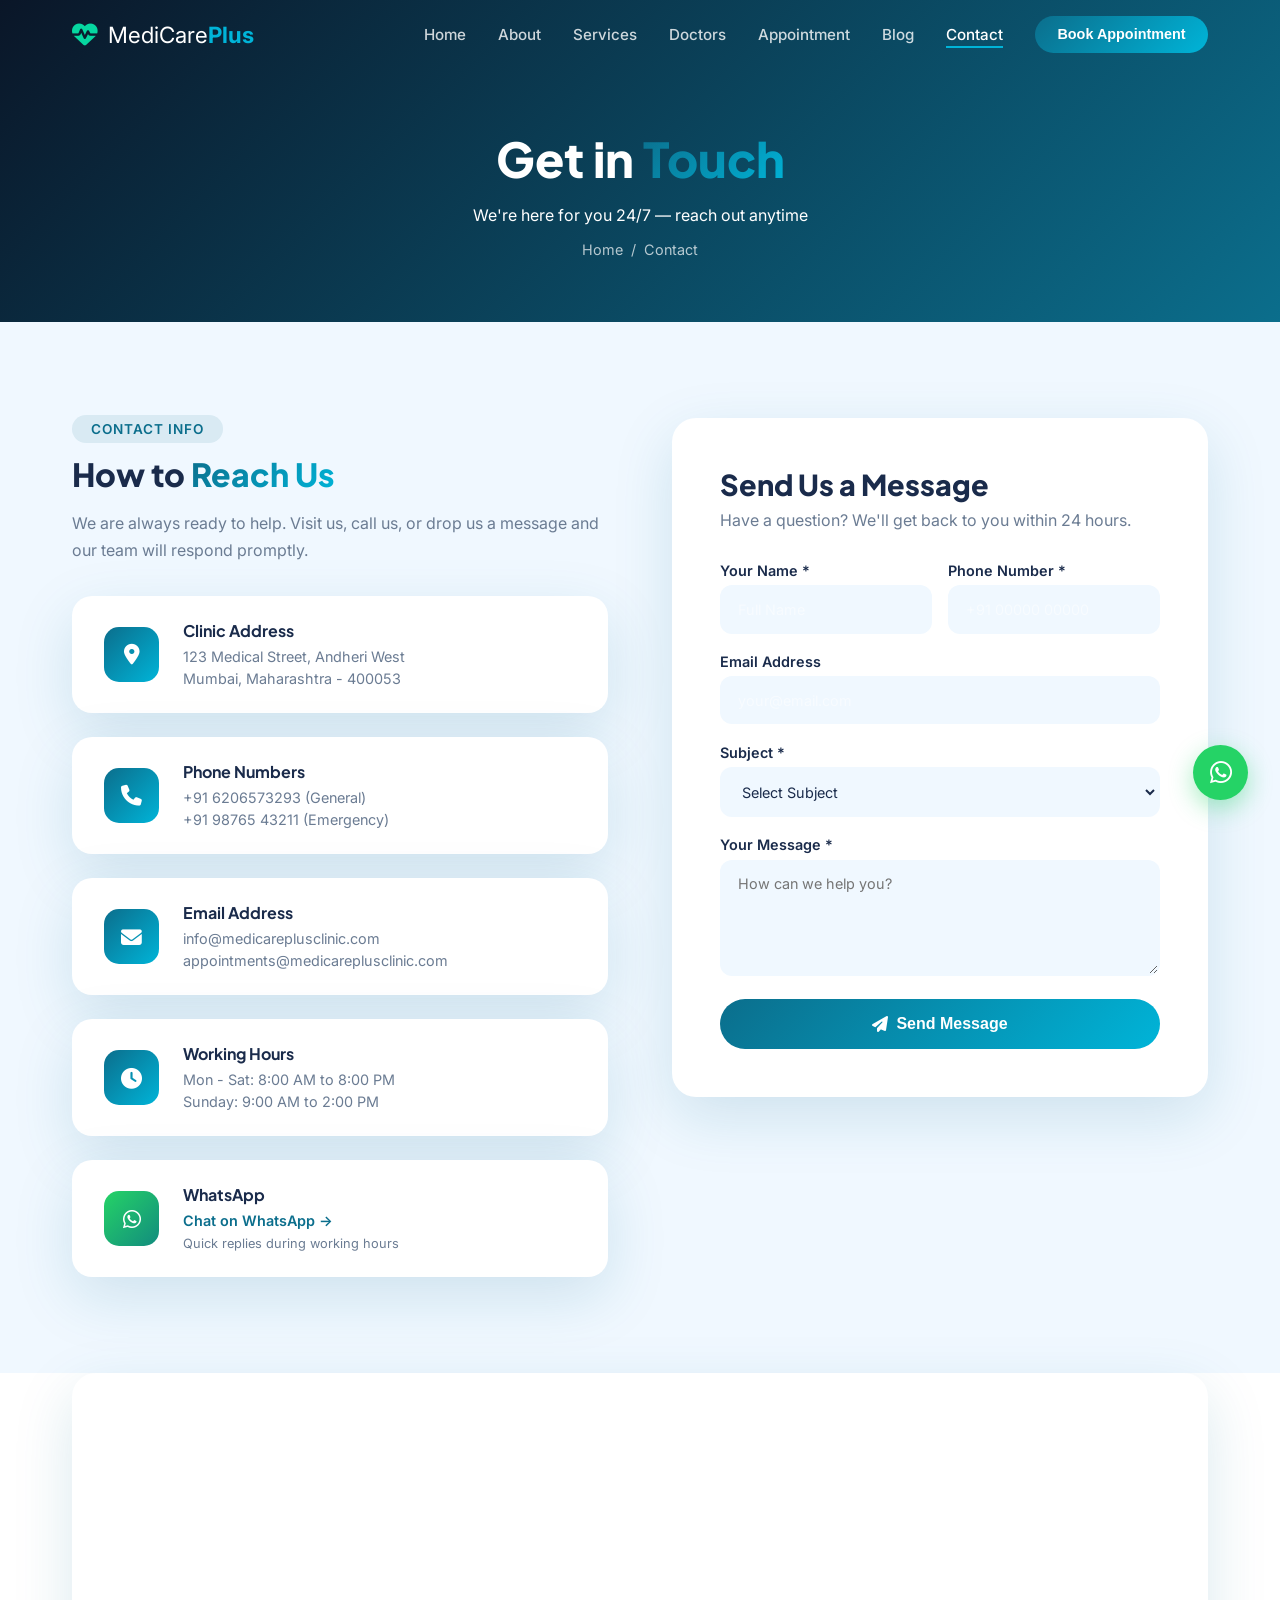
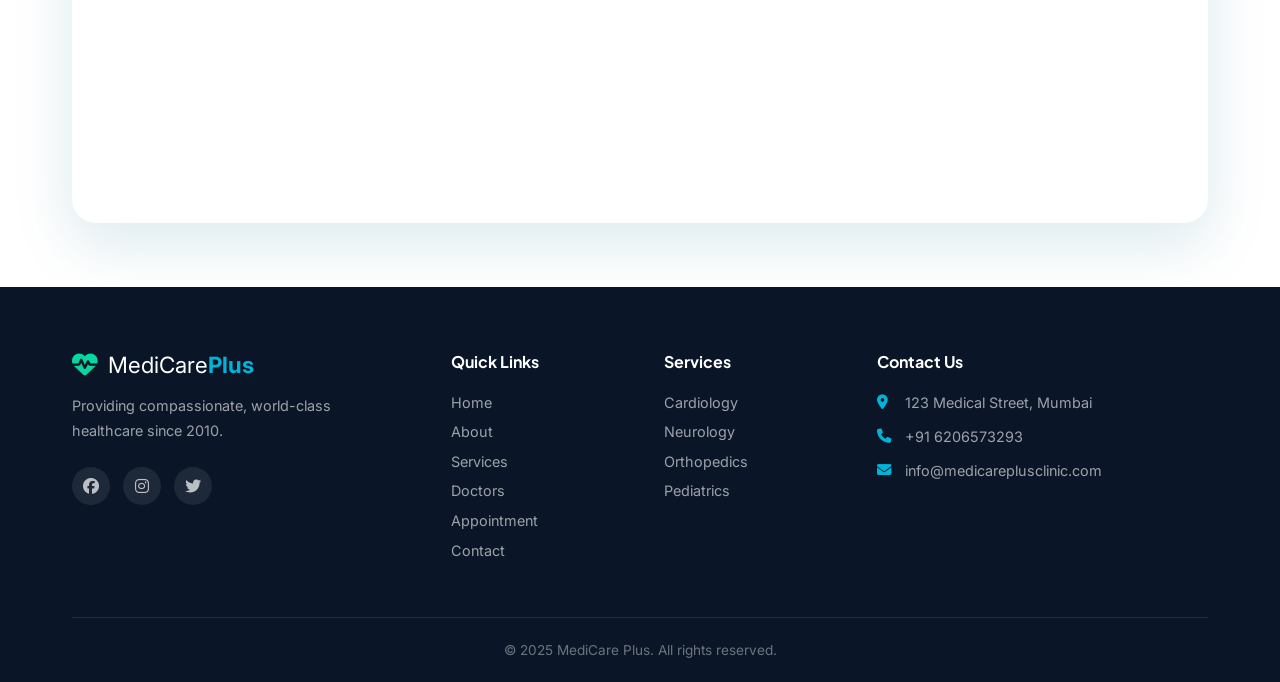
<file: pages/contact.html>
﻿<!DOCTYPE html><html lang="en"><head><meta charset="UTF-8"><meta name="viewport" content="width=device-width,initial-scale=1.0"><title>Contact Us - MediCare Plus</title><meta name="description" content="Contact MediCare Plus clinic. Get directions, call us, or send a message. Located in Mumbai, India."><link rel="stylesheet" href="../assets/css/style.css"><link href="https://fonts.googleapis.com/css2?family=Plus+Jakarta+Sans:wght@400;500;600;700;800&family=Inter:wght@400;500;600&display=swap" rel="stylesheet"><link rel="stylesheet" href="https://cdnjs.cloudflare.com/ajax/libs/font-awesome/6.5.0/css/all.min.css"><style>.page-hero{background:linear-gradient(135deg,#0A1628,#0B6E8C);padding:8rem 2rem 4rem;text-align:center;color:#fff}.page-hero h1{font-size:3rem;font-weight:800;margin-bottom:1rem}.breadcrumb{display:flex;justify-content:center;gap:.5rem;margin-top:1rem;font-size:.9rem;opacity:.7}.breadcrumb a{color:#fff}.contact-section{padding:6rem 0;background:var(--light)}.contact-grid{display:grid;grid-template-columns:1fr 1fr;gap:4rem;align-items:start}.contact-info-cards{display:flex;flex-direction:column;gap:1.5rem}.contact-info-card{background:var(--white);border-radius:20px;padding:1.5rem 2rem;display:flex;align-items:center;gap:1.5rem;box-shadow:var(--shadow);transition:transform .3s}.contact-info-card:hover{transform:translateX(8px)}.contact-info-card .icon{width:55px;height:55px;border-radius:15px;background:var(--gradient);display:flex;align-items:center;justify-content:center;color:#fff;font-size:1.3rem;flex-shrink:0}.contact-info-card h4{font-size:1rem;font-weight:700;margin-bottom:.3rem}.contact-info-card p{color:var(--muted);font-size:.9rem;line-height:1.5}.contact-form-card{background:var(--white);border-radius:24px;padding:3rem;box-shadow:var(--shadow)}.contact-form-card h2{font-size:1.8rem;font-weight:800;margin-bottom:.5rem}.contact-form-card p{color:var(--muted);margin-bottom:2rem}.form-light .form-group label{display:block;color:var(--text);font-weight:600;font-size:.9rem;margin-bottom:.4rem}.form-light .form-group input,.form-light .form-group select,.form-light .form-group textarea{width:100%;padding:.85rem 1rem;background:var(--light);border:2px solid transparent;border-radius:12px;color:var(--text);font-size:.9rem;font-family:'Inter',sans-serif;transition:border .3s}.form-light .form-group input:focus,.form-light .form-group textarea:focus{outline:none;border-color:var(--primary);background:#fff}.form-light .form-group{margin-bottom:1.2rem}.map-section{padding:0 0 4rem}.map-section .container{}.map-wrapper{border-radius:24px;overflow:hidden;box-shadow:var(--shadow)}@media(max-width:768px){.contact-grid{grid-template-columns:1fr}}</style></head>
<body>
<nav id="navbar" class="scrolled"><div class="nav-container"><div class="nav-brand"><i class="fas fa-heartbeat"></i><span>MediCare<strong>Plus</strong></span></div><ul class="nav-menu" id="navMenu"><li><a href="../index.html">Home</a></li><li><a href="about.html">About</a></li><li><a href="services.html">Services</a></li><li><a href="doctors.html">Doctors</a></li><li><a href="appointment.html">Appointment</a></li><li><a href="blog.html">Blog</a></li><li><a href="contact.html" class="active">Contact</a></li></ul><button class="btn-book-nav" onclick="window.location.href='appointment.html'">Book Appointment</button><div class="hamburger" id="hamburger"><span></span><span></span><span></span></div></div></nav>
<section class="page-hero"><h1>Get in <span class="gradient-text">Touch</span></h1><p>We're here for you 24/7 — reach out anytime</p><div class="breadcrumb"><a href="../index.html">Home</a><span>/</span><span>Contact</span></div></section>
<section class="contact-section"><div class="container"><div class="contact-grid">
<div>
<div style="margin-bottom:2rem"><span class="section-badge">Contact Info</span><h2 style="font-size:2rem;font-weight:800;margin:1rem 0 1rem">How to <span class="gradient-text">Reach Us</span></h2><p style="color:var(--muted);line-height:1.7">We are always ready to help. Visit us, call us, or drop us a message and our team will respond promptly.</p></div>
<div class="contact-info-cards">
<div class="contact-info-card"><div class="icon"><i class="fas fa-map-marker-alt"></i></div><div><h4>Clinic Address</h4><p>123 Medical Street, Andheri West<br>Mumbai, Maharashtra - 400053</p></div></div>
<div class="contact-info-card"><div class="icon"><i class="fas fa-phone"></i></div><div><h4>Phone Numbers</h4><p>+91 6206573293 (General)<br>+91 98765 43211 (Emergency)</p></div></div>
<div class="contact-info-card"><div class="icon"><i class="fas fa-envelope"></i></div><div><h4>Email Address</h4><p>info@medicareplusclinic.com<br>appointments@medicareplusclinic.com</p></div></div>
<div class="contact-info-card"><div class="icon"><i class="fas fa-clock"></i></div><div><h4>Working Hours</h4><p>Mon - Sat: 8:00 AM to 8:00 PM<br>Sunday: 9:00 AM to 2:00 PM</p></div></div>
<div class="contact-info-card"><div class="icon" style="background:linear-gradient(135deg,#25d366,#128c7e)"><i class="fab fa-whatsapp"></i></div><div><h4>WhatsApp</h4><p><a href="https://wa.me/916206573293" target="_blank" style="color:var(--primary);font-weight:600">Chat on WhatsApp →</a><br><span style="font-size:.8rem;color:var(--muted)">Quick replies during working hours</span></p></div></div>
</div></div>
<div class="contact-form-card form-light">
<h2>Send Us a Message</h2><p>Have a question? We'll get back to you within 24 hours.</p>
<form id="contactForm">
<div style="display:grid;grid-template-columns:1fr 1fr;gap:1rem">
<div class="form-group"><label>Your Name *</label><input type="text" id="cname" placeholder="Full Name" required></div>
<div class="form-group"><label>Phone Number *</label><input type="tel" id="cphone" placeholder="+91 00000 00000" required></div>
</div>
<div class="form-group"><label>Email Address</label><input type="email" id="cemail" placeholder="your@email.com"></div>
<div class="form-group"><label>Subject *</label><select id="csubject" required><option value="">Select Subject</option><option>Appointment Enquiry</option><option>Doctor Consultation</option><option>Insurance & Billing</option><option>Feedback / Complaint</option><option>Other</option></select></div>
<div class="form-group"><label>Your Message *</label><textarea id="cmessage" rows="5" placeholder="How can we help you?" required style="resize:vertical"></textarea></div>
<button type="submit" class="btn-primary" style="width:100%;justify-content:center;font-size:1rem;padding:1rem"><i class="fas fa-paper-plane"></i> Send Message</button>
</form></div>
</div></div></section>
<section class="map-section"><div class="container"><div class="map-wrapper"><iframe src="https://www.google.com/maps/embed?pb=!1m18!1m12!1m3!1d241317.11609823385!2d72.74109995709657!3d19.08219783958221!2m3!1f0!2f0!3f0!3m2!1i1024!2i768!4f13.1!3m3!1m2!1s0x3be7c6306644edc1%3A0x5da4ed8f8d648c69!2sMumbai%2C%20Maharashtra!5e0!3m2!1sen!2sin!4v1620000000000!5m2!1sen!2sin" width="100%" height="450" style="border:0;display:block" allowfullscreen="" loading="lazy"></iframe></div></div></section>
<footer><div class="container"><div class="footer-grid"><div class="footer-brand"><div class="nav-brand"><i class="fas fa-heartbeat"></i><span>MediCare<strong>Plus</strong></span></div><p>Providing compassionate, world-class healthcare since 2010.</p><div class="social-links"><a href="#"><i class="fab fa-facebook"></i></a><a href="#"><i class="fab fa-instagram"></i></a><a href="#"><i class="fab fa-twitter"></i></a></div></div><div class="footer-links"><h4>Quick Links</h4><ul><li><a href="../index.html">Home</a></li><li><a href="about.html">About</a></li><li><a href="services.html">Services</a></li><li><a href="doctors.html">Doctors</a></li><li><a href="appointment.html">Appointment</a></li><li><a href="contact.html">Contact</a></li></ul></div><div class="footer-links"><h4>Services</h4><ul><li><a href="services.html">Cardiology</a></li><li><a href="services.html">Neurology</a></li><li><a href="services.html">Orthopedics</a></li><li><a href="services.html">Pediatrics</a></li></ul></div><div class="footer-contact"><h4>Contact Us</h4><p><i class="fas fa-map-marker-alt"></i> 123 Medical Street, Mumbai</p><p><i class="fas fa-phone"></i> +91 6206573293</p><p><i class="fas fa-envelope"></i> info@medicareplusclinic.com</p></div></div><div class="footer-bottom"><p>&copy; 2025 MediCare Plus. All rights reserved.</p></div></div></footer>
<a href="https://wa.me/916206573293" class="whatsapp-btn" target="_blank"><i class="fab fa-whatsapp"></i></a>
<script src="../assets/js/main.js"></script>
<script>const cf=document.getElementById('contactForm');if(cf){cf.addEventListener('submit',e=>{e.preventDefault();const n=document.getElementById('cname').value.trim();const p=document.getElementById('cphone').value.trim();const s=document.getElementById('csubject').value;const m=document.getElementById('cmessage').value.trim();if(!n||!p||!s||!m){showToast('Please fill all required fields!','error');return;}showToast('Message sent! We will respond within 24 hours.','success');cf.reset();});function showToast(msg,type){let t=document.querySelector('.success-toast');if(!t){t=document.createElement('div');t.className='success-toast';document.body.appendChild(t);}t.textContent=msg;t.style.background=type==='error'?'#f5576c':'#06D6A0';t.classList.add('show');setTimeout(()=>t.classList.remove('show'),4000);}}</script>
</body></html>
</file>
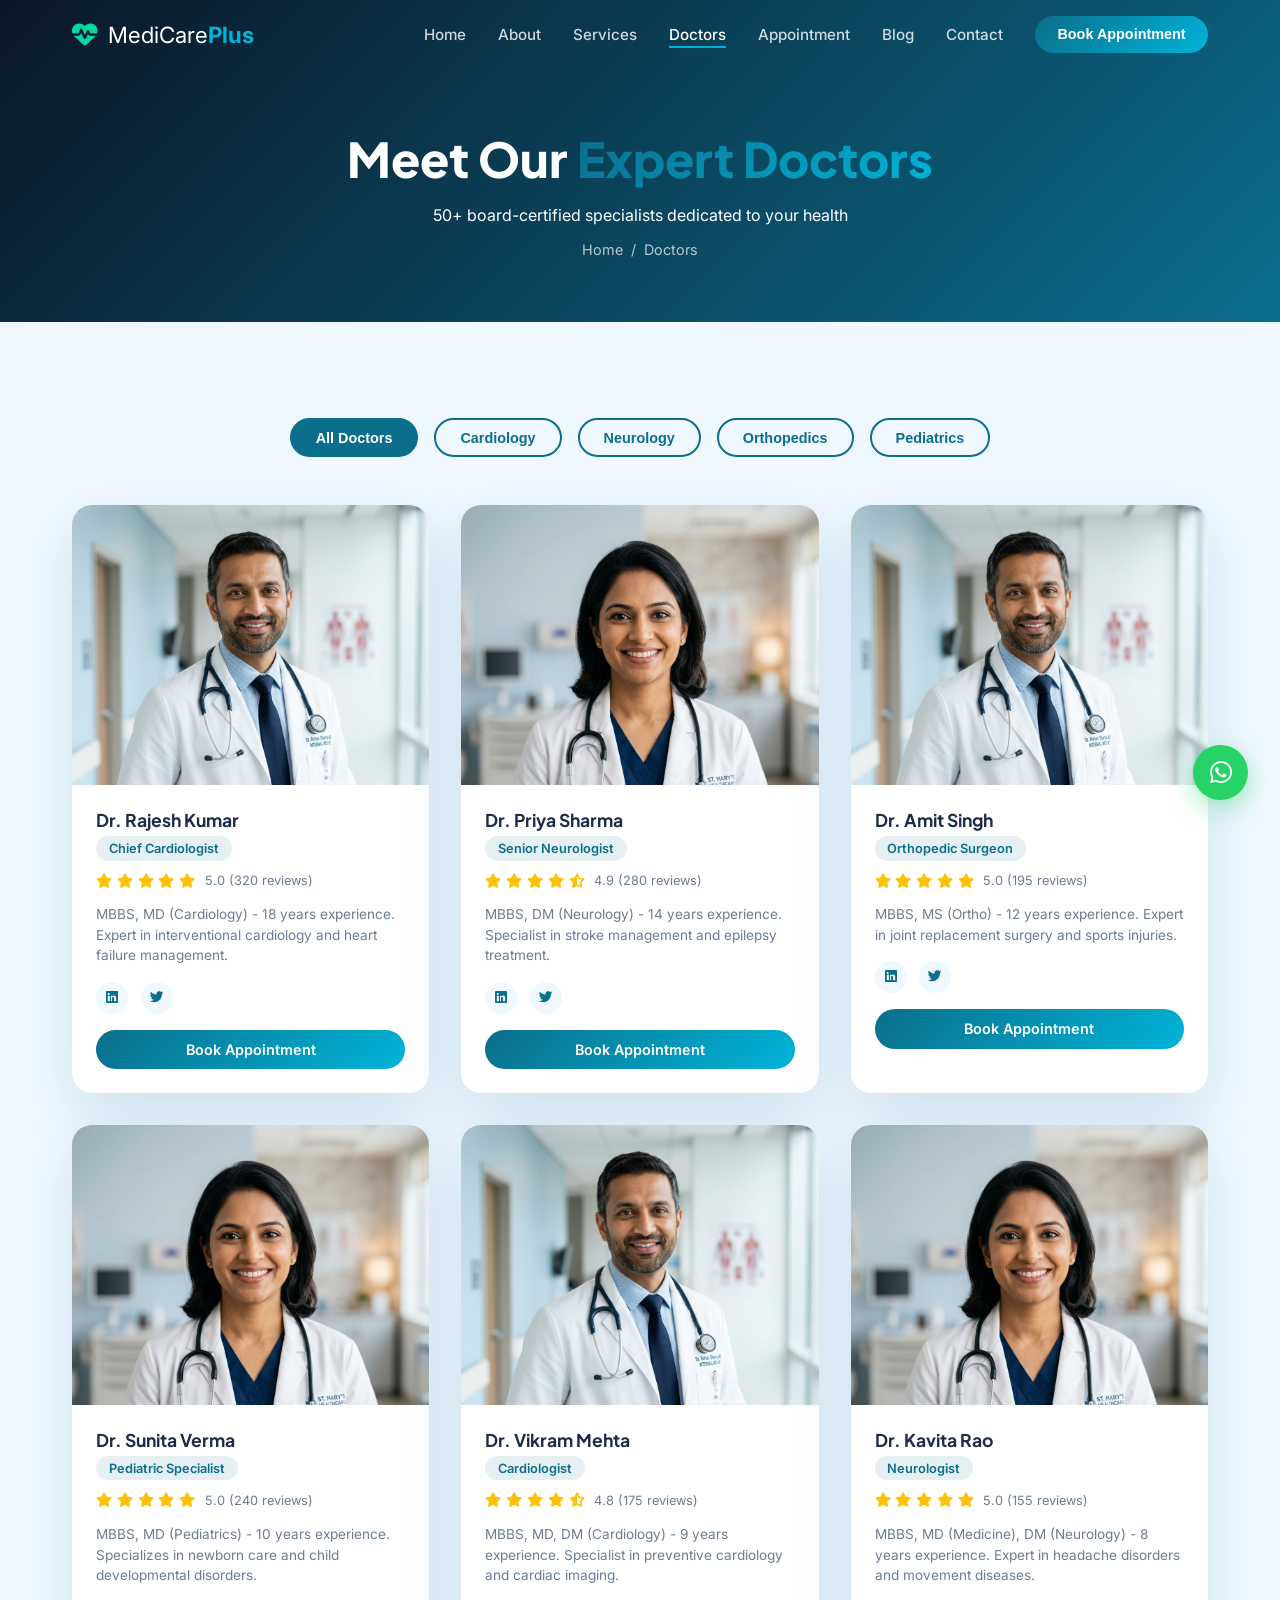
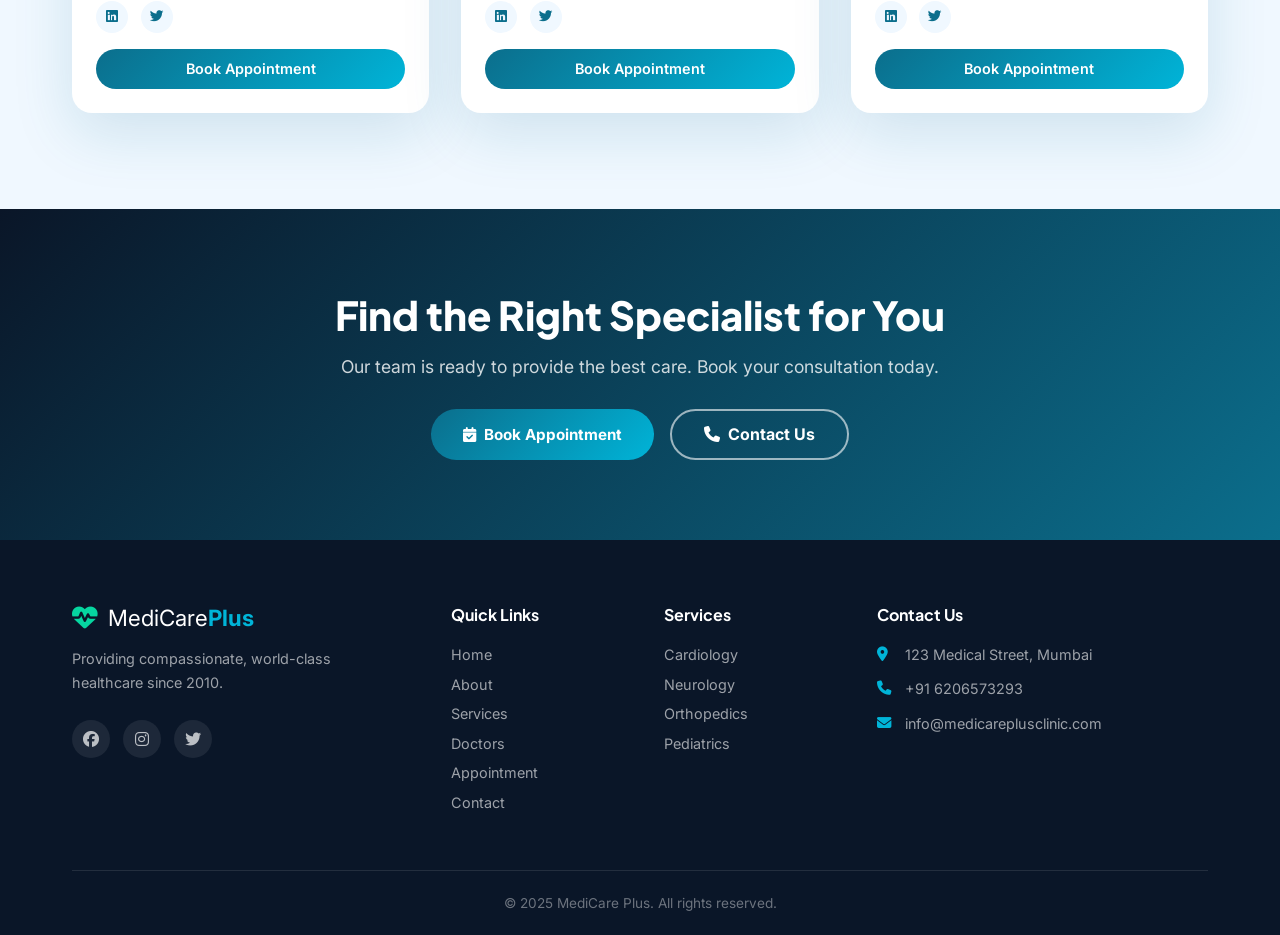
<file: pages/doctors.html>
﻿<!DOCTYPE html><html lang="en"><head><meta charset="UTF-8"><meta name="viewport" content="width=device-width,initial-scale=1.0"><title>Our Doctors - MediCare Plus</title><meta name="description" content="Meet our team of 50+ specialist doctors at MediCare Plus. Board-certified experts in cardiology, neurology, orthopedics and more."><link rel="stylesheet" href="../assets/css/style.css"><link href="https://fonts.googleapis.com/css2?family=Plus+Jakarta+Sans:wght@400;500;600;700;800&family=Inter:wght@400;500;600&display=swap" rel="stylesheet"><link rel="stylesheet" href="https://cdnjs.cloudflare.com/ajax/libs/font-awesome/6.5.0/css/all.min.css"><style>.page-hero{background:linear-gradient(135deg,#0A1628,#0B6E8C);padding:8rem 2rem 4rem;text-align:center;color:#fff}.page-hero h1{font-size:3rem;font-weight:800;margin-bottom:1rem}.breadcrumb{display:flex;justify-content:center;gap:.5rem;margin-top:1rem;font-size:.9rem;opacity:.7}.breadcrumb a{color:#fff}.doctors-page{padding:6rem 0;background:var(--light)}.filter-bar{display:flex;gap:1rem;justify-content:center;flex-wrap:wrap;margin-bottom:3rem}.filter-btn{padding:.6rem 1.5rem;border-radius:50px;border:2px solid var(--primary);color:var(--primary);font-weight:600;font-size:.9rem;cursor:pointer;background:transparent;transition:all .3s}.filter-btn.active,.filter-btn:hover{background:var(--primary);color:#fff}.doctors-full-grid{display:grid;grid-template-columns:repeat(3,1fr);gap:2rem}.doctor-bio{font-size:.85rem;color:var(--muted);line-height:1.5;margin-bottom:1rem}@media(max-width:768px){.doctors-full-grid{grid-template-columns:1fr}}</style></head>
<body>
<nav id="navbar" class="scrolled"><div class="nav-container"><div class="nav-brand"><i class="fas fa-heartbeat"></i><span>MediCare<strong>Plus</strong></span></div><ul class="nav-menu" id="navMenu"><li><a href="../index.html">Home</a></li><li><a href="about.html">About</a></li><li><a href="services.html">Services</a></li><li><a href="doctors.html" class="active">Doctors</a></li><li><a href="appointment.html">Appointment</a></li><li><a href="blog.html">Blog</a></li><li><a href="contact.html">Contact</a></li></ul><button class="btn-book-nav" onclick="window.location.href='appointment.html'">Book Appointment</button><div class="hamburger" id="hamburger"><span></span><span></span><span></span></div></div></nav>
<section class="page-hero"><h1>Meet Our <span class="gradient-text">Expert Doctors</span></h1><p>50+ board-certified specialists dedicated to your health</p><div class="breadcrumb"><a href="../index.html">Home</a><span>/</span><span>Doctors</span></div></section>
<section class="doctors-page"><div class="container"><div class="filter-bar"><button class="filter-btn active" onclick="filterDoctors('all',this)">All Doctors</button><button class="filter-btn" onclick="filterDoctors('cardiology',this)">Cardiology</button><button class="filter-btn" onclick="filterDoctors('neurology',this)">Neurology</button><button class="filter-btn" onclick="filterDoctors('orthopedics',this)">Orthopedics</button><button class="filter-btn" onclick="filterDoctors('pediatrics',this)">Pediatrics</button></div>
<div class="doctors-full-grid" id="doctorsGrid">
<div class="doctor-card" data-specialty="cardiology"><div class="doctor-img"><img src="../assets/images/doctor1.png" alt="Dr. Rajesh Kumar"></div><div class="doctor-info"><h3>Dr. Rajesh Kumar</h3><span class="specialty">Chief Cardiologist</span><div class="doctor-rating"><i class="fas fa-star"></i><i class="fas fa-star"></i><i class="fas fa-star"></i><i class="fas fa-star"></i><i class="fas fa-star"></i><span>5.0 (320 reviews)</span></div><p class="doctor-bio">MBBS, MD (Cardiology) - 18 years experience. Expert in interventional cardiology and heart failure management.</p><div class="doctor-socials"><a href="#"><i class="fab fa-linkedin"></i></a><a href="#"><i class="fab fa-twitter"></i></a></div><a href="appointment.html" class="btn-book">Book Appointment</a></div></div>
<div class="doctor-card" data-specialty="neurology"><div class="doctor-img"><img src="../assets/images/doctor2.png" alt="Dr. Priya Sharma"></div><div class="doctor-info"><h3>Dr. Priya Sharma</h3><span class="specialty">Senior Neurologist</span><div class="doctor-rating"><i class="fas fa-star"></i><i class="fas fa-star"></i><i class="fas fa-star"></i><i class="fas fa-star"></i><i class="fas fa-star-half-alt"></i><span>4.9 (280 reviews)</span></div><p class="doctor-bio">MBBS, DM (Neurology) - 14 years experience. Specialist in stroke management and epilepsy treatment.</p><div class="doctor-socials"><a href="#"><i class="fab fa-linkedin"></i></a><a href="#"><i class="fab fa-twitter"></i></a></div><a href="appointment.html" class="btn-book">Book Appointment</a></div></div>
<div class="doctor-card" data-specialty="orthopedics"><div class="doctor-img"><img src="../assets/images/doctor1.png" alt="Dr. Amit Singh"></div><div class="doctor-info"><h3>Dr. Amit Singh</h3><span class="specialty">Orthopedic Surgeon</span><div class="doctor-rating"><i class="fas fa-star"></i><i class="fas fa-star"></i><i class="fas fa-star"></i><i class="fas fa-star"></i><i class="fas fa-star"></i><span>5.0 (195 reviews)</span></div><p class="doctor-bio">MBBS, MS (Ortho) - 12 years experience. Expert in joint replacement surgery and sports injuries.</p><div class="doctor-socials"><a href="#"><i class="fab fa-linkedin"></i></a><a href="#"><i class="fab fa-twitter"></i></a></div><a href="appointment.html" class="btn-book">Book Appointment</a></div></div>
<div class="doctor-card" data-specialty="pediatrics"><div class="doctor-img"><img src="../assets/images/doctor2.png" alt="Dr. Sunita Verma"></div><div class="doctor-info"><h3>Dr. Sunita Verma</h3><span class="specialty">Pediatric Specialist</span><div class="doctor-rating"><i class="fas fa-star"></i><i class="fas fa-star"></i><i class="fas fa-star"></i><i class="fas fa-star"></i><i class="fas fa-star"></i><span>5.0 (240 reviews)</span></div><p class="doctor-bio">MBBS, MD (Pediatrics) - 10 years experience. Specializes in newborn care and child developmental disorders.</p><div class="doctor-socials"><a href="#"><i class="fab fa-linkedin"></i></a><a href="#"><i class="fab fa-twitter"></i></a></div><a href="appointment.html" class="btn-book">Book Appointment</a></div></div>
<div class="doctor-card" data-specialty="cardiology"><div class="doctor-img"><img src="../assets/images/doctor1.png" alt="Dr. Vikram Mehta"></div><div class="doctor-info"><h3>Dr. Vikram Mehta</h3><span class="specialty">Cardiologist</span><div class="doctor-rating"><i class="fas fa-star"></i><i class="fas fa-star"></i><i class="fas fa-star"></i><i class="fas fa-star"></i><i class="fas fa-star-half-alt"></i><span>4.8 (175 reviews)</span></div><p class="doctor-bio">MBBS, MD, DM (Cardiology) - 9 years experience. Specialist in preventive cardiology and cardiac imaging.</p><div class="doctor-socials"><a href="#"><i class="fab fa-linkedin"></i></a><a href="#"><i class="fab fa-twitter"></i></a></div><a href="appointment.html" class="btn-book">Book Appointment</a></div></div>
<div class="doctor-card" data-specialty="neurology"><div class="doctor-img"><img src="../assets/images/doctor2.png" alt="Dr. Kavita Rao"></div><div class="doctor-info"><h3>Dr. Kavita Rao</h3><span class="specialty">Neurologist</span><div class="doctor-rating"><i class="fas fa-star"></i><i class="fas fa-star"></i><i class="fas fa-star"></i><i class="fas fa-star"></i><i class="fas fa-star"></i><span>5.0 (155 reviews)</span></div><p class="doctor-bio">MBBS, MD (Medicine), DM (Neurology) - 8 years experience. Expert in headache disorders and movement diseases.</p><div class="doctor-socials"><a href="#"><i class="fab fa-linkedin"></i></a><a href="#"><i class="fab fa-twitter"></i></a></div><a href="appointment.html" class="btn-book">Book Appointment</a></div></div>
</div></div></section>
<section class="cta-banner"><div class="container"><div class="cta-content"><h2>Find the Right Specialist for You</h2><p>Our team is ready to provide the best care. Book your consultation today.</p><div class="cta-btns"><a href="appointment.html" class="btn-primary"><i class="fas fa-calendar-check"></i> Book Appointment</a><a href="contact.html" class="btn-outline-white"><i class="fas fa-phone"></i> Contact Us</a></div></div></div></section>
<footer><div class="container"><div class="footer-grid"><div class="footer-brand"><div class="nav-brand"><i class="fas fa-heartbeat"></i><span>MediCare<strong>Plus</strong></span></div><p>Providing compassionate, world-class healthcare since 2010.</p><div class="social-links"><a href="#"><i class="fab fa-facebook"></i></a><a href="#"><i class="fab fa-instagram"></i></a><a href="#"><i class="fab fa-twitter"></i></a></div></div><div class="footer-links"><h4>Quick Links</h4><ul><li><a href="../index.html">Home</a></li><li><a href="about.html">About</a></li><li><a href="services.html">Services</a></li><li><a href="doctors.html">Doctors</a></li><li><a href="appointment.html">Appointment</a></li><li><a href="contact.html">Contact</a></li></ul></div><div class="footer-links"><h4>Services</h4><ul><li><a href="services.html">Cardiology</a></li><li><a href="services.html">Neurology</a></li><li><a href="services.html">Orthopedics</a></li><li><a href="services.html">Pediatrics</a></li></ul></div><div class="footer-contact"><h4>Contact Us</h4><p><i class="fas fa-map-marker-alt"></i> 123 Medical Street, Mumbai</p><p><i class="fas fa-phone"></i> +91 6206573293</p><p><i class="fas fa-envelope"></i> info@medicareplusclinic.com</p></div></div><div class="footer-bottom"><p>&copy; 2025 MediCare Plus. All rights reserved.</p></div></div></footer>
<a href="https://wa.me/916206573293" class="whatsapp-btn" target="_blank"><i class="fab fa-whatsapp"></i></a>
<script src="../assets/js/main.js"></script>
<script>function filterDoctors(specialty,btn){document.querySelectorAll('.filter-btn').forEach(b=>b.classList.remove('active'));btn.classList.add('active');document.querySelectorAll('.doctor-card').forEach(card=>{if(specialty==='all'||card.dataset.specialty===specialty){card.style.display='block';}else{card.style.display='none';}});}</script>
</body></html>
</file>
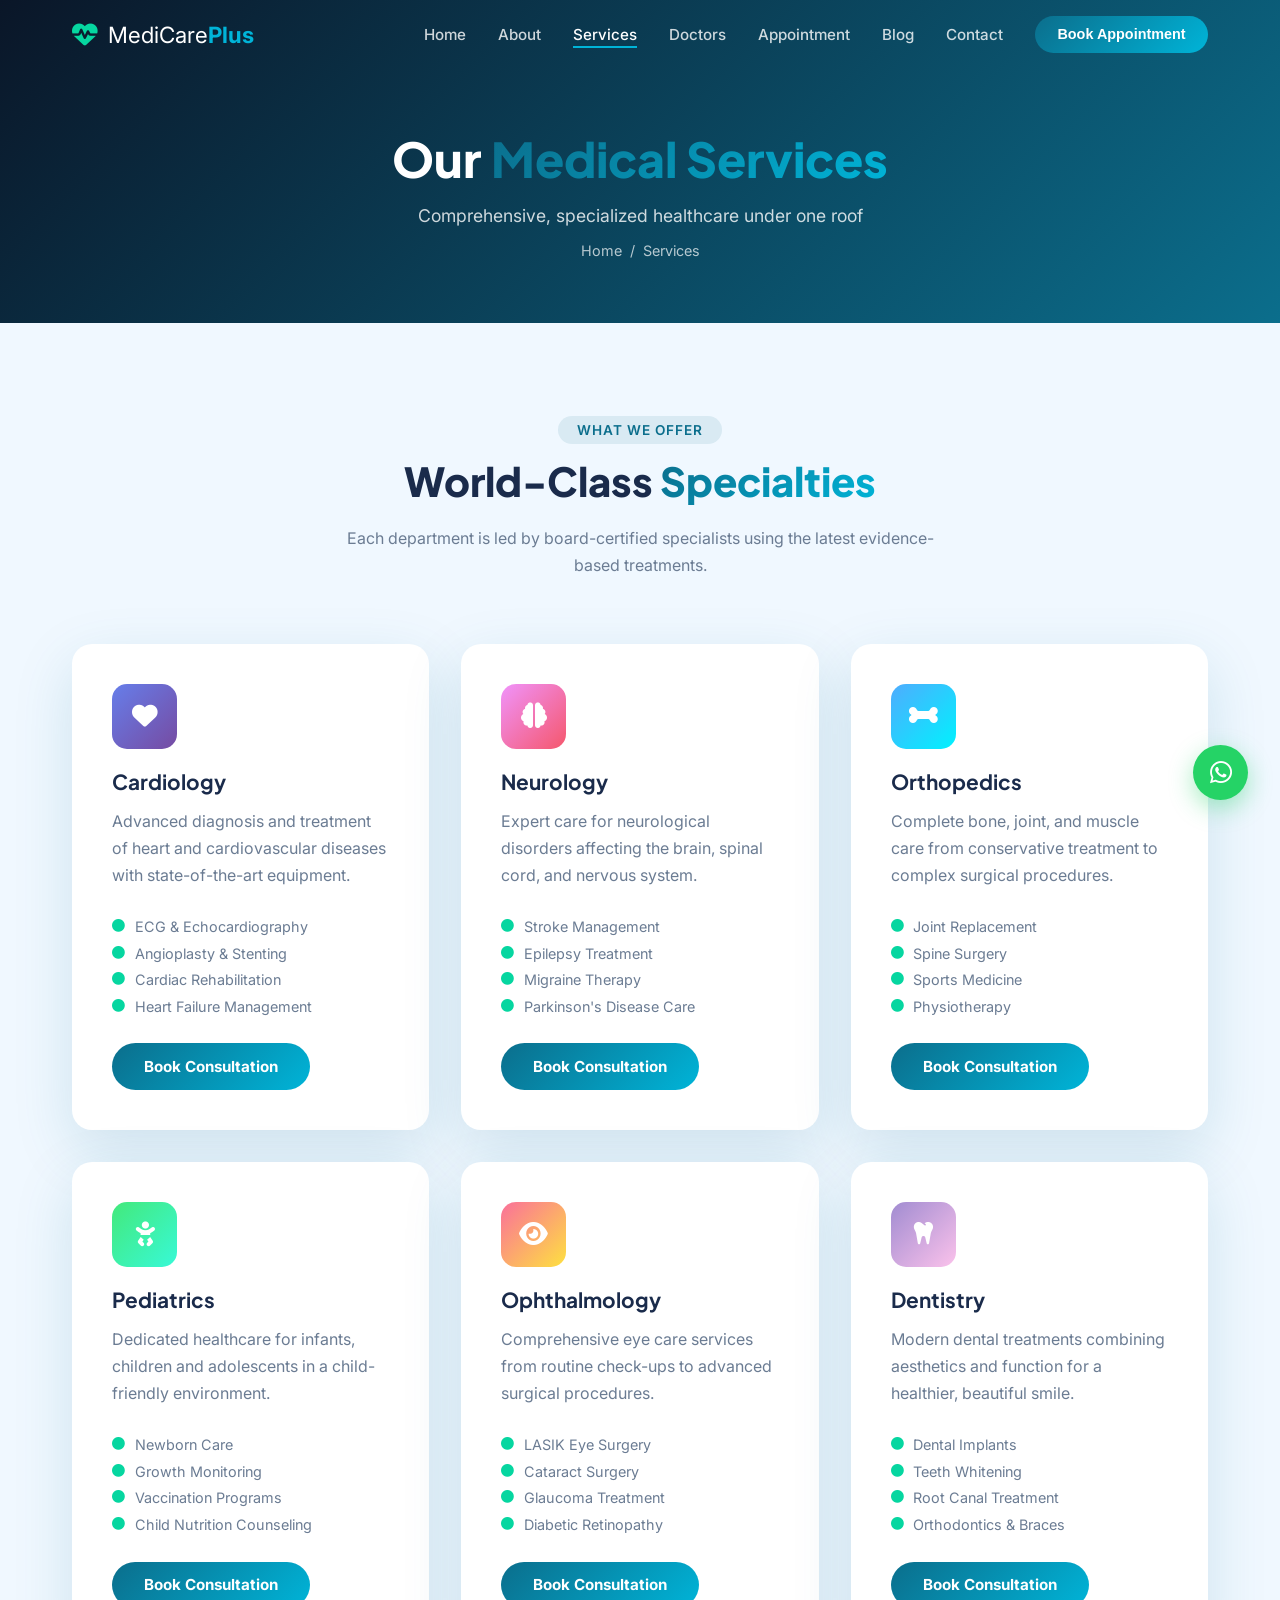
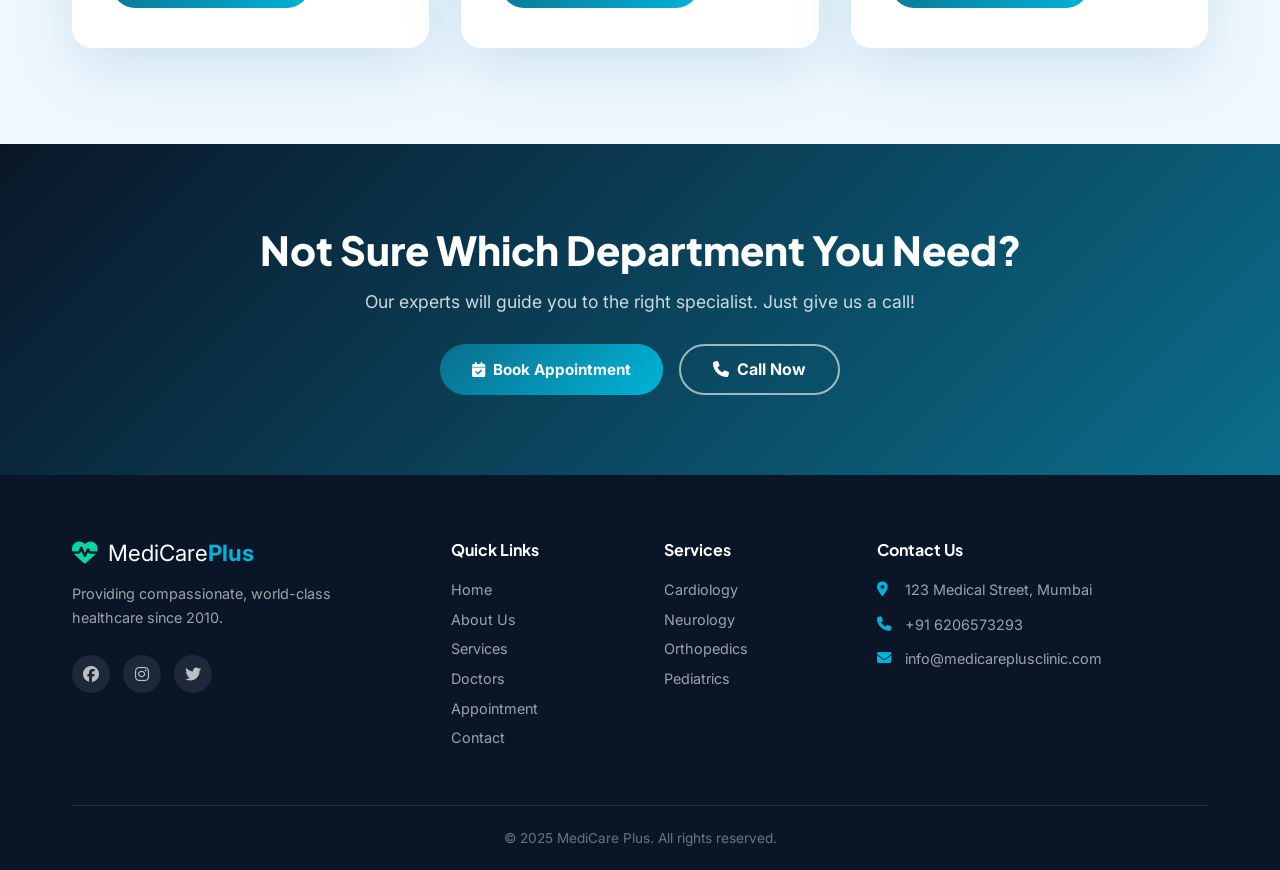
<file: pages/services.html>
﻿<!DOCTYPE html><html lang="en"><head><meta charset="UTF-8"><meta name="viewport" content="width=device-width,initial-scale=1.0"><title>Our Services - MediCare Plus</title><meta name="description" content="Explore MediCare Plus specialties: Cardiology, Neurology, Orthopedics, Pediatrics, Ophthalmology, Dentistry and more."><link rel="stylesheet" href="../assets/css/style.css"><link href="https://fonts.googleapis.com/css2?family=Plus+Jakarta+Sans:wght@400;500;600;700;800&family=Inter:wght@400;500;600&display=swap" rel="stylesheet"><link rel="stylesheet" href="https://cdnjs.cloudflare.com/ajax/libs/font-awesome/6.5.0/css/all.min.css"><style>.page-hero{background:linear-gradient(135deg,#0A1628,#0B6E8C);padding:8rem 2rem 4rem;text-align:center;color:#fff}.page-hero h1{font-size:3rem;font-weight:800;margin-bottom:1rem}.page-hero p{font-size:1.1rem;opacity:.8}.breadcrumb{display:flex;justify-content:center;gap:.5rem;margin-top:1rem;font-size:.9rem;opacity:.7}.breadcrumb a{color:#fff}.all-services{padding:6rem 0;background:var(--light)}.services-full-grid{display:grid;grid-template-columns:repeat(3,1fr);gap:2rem}.service-detail-card{background:var(--white);border-radius:20px;padding:2.5rem;box-shadow:var(--shadow);transition:all .3s}.service-detail-card:hover{transform:translateY(-8px);box-shadow:0 30px 60px rgba(11,110,140,.2)}.service-detail-card h3{font-size:1.3rem;font-weight:700;margin:1.2rem 0 .8rem}.service-detail-card p{color:var(--muted);line-height:1.7;margin-bottom:1.5rem}.service-features{list-style:none;margin-bottom:1.5rem}.service-features li{display:flex;align-items:center;gap:.6rem;color:var(--muted);font-size:.9rem;padding:.3rem 0}.service-features i{color:var(--accent);font-size:.8rem}@media(max-width:768px){.services-full-grid{grid-template-columns:1fr}}</style></head>
<body>
<nav id="navbar" class="scrolled"><div class="nav-container"><div class="nav-brand"><i class="fas fa-heartbeat"></i><span>MediCare<strong>Plus</strong></span></div><ul class="nav-menu" id="navMenu"><li><a href="../index.html">Home</a></li><li><a href="about.html">About</a></li><li><a href="services.html" class="active">Services</a></li><li><a href="doctors.html">Doctors</a></li><li><a href="appointment.html">Appointment</a></li><li><a href="blog.html">Blog</a></li><li><a href="contact.html">Contact</a></li></ul><button class="btn-book-nav" onclick="window.location.href='appointment.html'">Book Appointment</button><div class="hamburger" id="hamburger"><span></span><span></span><span></span></div></div></nav>
<section class="page-hero"><h1>Our <span class="gradient-text">Medical Services</span></h1><p>Comprehensive, specialized healthcare under one roof</p><div class="breadcrumb"><a href="../index.html">Home</a><span>/</span><span>Services</span></div></section>
<section class="all-services"><div class="container"><div class="section-header"><span class="section-badge">What We Offer</span><h2>World-Class <span class="gradient-text">Specialties</span></h2><p>Each department is led by board-certified specialists using the latest evidence-based treatments.</p></div><div class="services-full-grid">
<div class="service-detail-card"><div class="service-icon" style="background:linear-gradient(135deg,#667eea,#764ba2)"><i class="fas fa-heart"></i></div><h3>Cardiology</h3><p>Advanced diagnosis and treatment of heart and cardiovascular diseases with state-of-the-art equipment.</p><ul class="service-features"><li><i class="fas fa-circle"></i> ECG & Echocardiography</li><li><i class="fas fa-circle"></i> Angioplasty & Stenting</li><li><i class="fas fa-circle"></i> Cardiac Rehabilitation</li><li><i class="fas fa-circle"></i> Heart Failure Management</li></ul><a href="appointment.html" class="btn-primary">Book Consultation</a></div>
<div class="service-detail-card"><div class="service-icon" style="background:linear-gradient(135deg,#f093fb,#f5576c)"><i class="fas fa-brain"></i></div><h3>Neurology</h3><p>Expert care for neurological disorders affecting the brain, spinal cord, and nervous system.</p><ul class="service-features"><li><i class="fas fa-circle"></i> Stroke Management</li><li><i class="fas fa-circle"></i> Epilepsy Treatment</li><li><i class="fas fa-circle"></i> Migraine Therapy</li><li><i class="fas fa-circle"></i> Parkinson's Disease Care</li></ul><a href="appointment.html" class="btn-primary">Book Consultation</a></div>
<div class="service-detail-card"><div class="service-icon" style="background:linear-gradient(135deg,#4facfe,#00f2fe)"><i class="fas fa-bone"></i></div><h3>Orthopedics</h3><p>Complete bone, joint, and muscle care from conservative treatment to complex surgical procedures.</p><ul class="service-features"><li><i class="fas fa-circle"></i> Joint Replacement</li><li><i class="fas fa-circle"></i> Spine Surgery</li><li><i class="fas fa-circle"></i> Sports Medicine</li><li><i class="fas fa-circle"></i> Physiotherapy</li></ul><a href="appointment.html" class="btn-primary">Book Consultation</a></div>
<div class="service-detail-card"><div class="service-icon" style="background:linear-gradient(135deg,#43e97b,#38f9d7)"><i class="fas fa-baby"></i></div><h3>Pediatrics</h3><p>Dedicated healthcare for infants, children and adolescents in a child-friendly environment.</p><ul class="service-features"><li><i class="fas fa-circle"></i> Newborn Care</li><li><i class="fas fa-circle"></i> Growth Monitoring</li><li><i class="fas fa-circle"></i> Vaccination Programs</li><li><i class="fas fa-circle"></i> Child Nutrition Counseling</li></ul><a href="appointment.html" class="btn-primary">Book Consultation</a></div>
<div class="service-detail-card"><div class="service-icon" style="background:linear-gradient(135deg,#fa709a,#fee140)"><i class="fas fa-eye"></i></div><h3>Ophthalmology</h3><p>Comprehensive eye care services from routine check-ups to advanced surgical procedures.</p><ul class="service-features"><li><i class="fas fa-circle"></i> LASIK Eye Surgery</li><li><i class="fas fa-circle"></i> Cataract Surgery</li><li><i class="fas fa-circle"></i> Glaucoma Treatment</li><li><i class="fas fa-circle"></i> Diabetic Retinopathy</li></ul><a href="appointment.html" class="btn-primary">Book Consultation</a></div>
<div class="service-detail-card"><div class="service-icon" style="background:linear-gradient(135deg,#a18cd1,#fbc2eb)"><i class="fas fa-tooth"></i></div><h3>Dentistry</h3><p>Modern dental treatments combining aesthetics and function for a healthier, beautiful smile.</p><ul class="service-features"><li><i class="fas fa-circle"></i> Dental Implants</li><li><i class="fas fa-circle"></i> Teeth Whitening</li><li><i class="fas fa-circle"></i> Root Canal Treatment</li><li><i class="fas fa-circle"></i> Orthodontics & Braces</li></ul><a href="appointment.html" class="btn-primary">Book Consultation</a></div>
</div></div></section>
<section class="cta-banner"><div class="container"><div class="cta-content"><h2>Not Sure Which Department You Need?</h2><p>Our experts will guide you to the right specialist. Just give us a call!</p><div class="cta-btns"><a href="appointment.html" class="btn-primary"><i class="fas fa-calendar-check"></i> Book Appointment</a><a href="tel:+916206573293" class="btn-outline-white"><i class="fas fa-phone"></i> Call Now</a></div></div></div></section>
<footer><div class="container"><div class="footer-grid"><div class="footer-brand"><div class="nav-brand"><i class="fas fa-heartbeat"></i><span>MediCare<strong>Plus</strong></span></div><p>Providing compassionate, world-class healthcare since 2010.</p><div class="social-links"><a href="#"><i class="fab fa-facebook"></i></a><a href="#"><i class="fab fa-instagram"></i></a><a href="#"><i class="fab fa-twitter"></i></a></div></div><div class="footer-links"><h4>Quick Links</h4><ul><li><a href="../index.html">Home</a></li><li><a href="about.html">About Us</a></li><li><a href="services.html">Services</a></li><li><a href="doctors.html">Doctors</a></li><li><a href="appointment.html">Appointment</a></li><li><a href="contact.html">Contact</a></li></ul></div><div class="footer-links"><h4>Services</h4><ul><li><a href="#">Cardiology</a></li><li><a href="#">Neurology</a></li><li><a href="#">Orthopedics</a></li><li><a href="#">Pediatrics</a></li></ul></div><div class="footer-contact"><h4>Contact Us</h4><p><i class="fas fa-map-marker-alt"></i> 123 Medical Street, Mumbai</p><p><i class="fas fa-phone"></i> +91 6206573293</p><p><i class="fas fa-envelope"></i> info@medicareplusclinic.com</p></div></div><div class="footer-bottom"><p>&copy; 2025 MediCare Plus. All rights reserved.</p></div></div></footer>
<a href="https://wa.me/916206573293" class="whatsapp-btn" target="_blank"><i class="fab fa-whatsapp"></i></a>
<script src="../assets/js/main.js"></script></body></html>
</file>
<file: assets/css/style.css>
@import url('https://fonts.googleapis.com/css2?family=Plus+Jakarta+Sans:wght@400;500;600;700;800&family=Inter:wght@400;500;600&display=swap');
:root{--primary:#0B6E8C;--secondary:#00B4D8;--accent:#06D6A0;--dark:#0A1628;--light:#F0F8FF;--white:#fff;--text:#1A2B4B;--muted:#6B7C93;--gradient:linear-gradient(135deg,#0B6E8C,#00B4D8);--shadow:0 20px 60px rgba(11,110,140,.15)}
*{margin:0;padding:0;box-sizing:border-box}html{scroll-behavior:smooth}
body{font-family:'Inter',sans-serif;color:var(--text);background:var(--white);overflow-x:hidden}
h1,h2,h3,h4{font-family:'Plus Jakarta Sans',sans-serif}a{text-decoration:none;color:inherit}
.container{max-width:1200px;margin:0 auto;padding:0 2rem}
.gradient-text{background:var(--gradient);-webkit-background-clip:text;-webkit-text-fill-color:transparent;background-clip:text}
.section-badge{background:rgba(11,110,140,.1);color:var(--primary);padding:.4rem 1.2rem;border-radius:50px;font-size:.85rem;font-weight:600;letter-spacing:1px;text-transform:uppercase}
.section-header{text-align:center;margin-bottom:4rem}.section-header h2{font-size:2.5rem;font-weight:800;margin:1rem 0 1.2rem}.section-header p{color:var(--muted);max-width:600px;margin:0 auto;line-height:1.7}
#loader{position:fixed;inset:0;background:var(--dark);display:flex;align-items:center;justify-content:center;z-index:9999;transition:opacity .5s ease}#loader.hidden{opacity:0;pointer-events:none}
.loader-inner{width:60px;height:60px;border:4px solid rgba(255,255,255,.1);border-top-color:var(--secondary);border-radius:50%;animation:spin 1s linear infinite}@keyframes spin{to{transform:rotate(360deg)}}
#navbar{position:fixed;top:0;left:0;right:0;z-index:1000;padding:1rem 0;transition:all .3s}#navbar.scrolled{background:rgba(10,22,40,.95);backdrop-filter:blur(20px);box-shadow:0 4px 30px rgba(0,0,0,.3)}
.nav-container{max-width:1200px;margin:0 auto;padding:0 2rem;display:flex;align-items:center;gap:2rem}
.nav-brand{display:flex;align-items:center;gap:.6rem;font-size:1.4rem;color:var(--white)}.nav-brand i{color:var(--accent);font-size:1.6rem;animation:pulse 2s infinite}
@keyframes pulse{0%,100%{transform:scale(1)}50%{transform:scale(1.1)}}.nav-brand strong{color:var(--secondary)}
.nav-menu{display:flex;list-style:none;gap:2rem;margin-left:auto}.nav-menu a{color:rgba(255,255,255,.8);font-weight:500;font-size:.95rem;transition:color .3s;position:relative}
.nav-menu a::after{content:'';position:absolute;bottom:-4px;left:0;width:0;height:2px;background:var(--secondary);transition:width .3s}
.nav-menu a:hover,.nav-menu a.active{color:var(--white)}.nav-menu a:hover::after,.nav-menu a.active::after{width:100%}
.btn-book-nav{background:var(--gradient);color:var(--white);border:none;padding:.65rem 1.4rem;border-radius:50px;font-weight:600;font-size:.9rem;cursor:pointer;transition:all .3s;white-space:nowrap}
.btn-book-nav:hover{transform:translateY(-2px);box-shadow:0 8px 25px rgba(0,180,216,.4)}
.hamburger{display:none;flex-direction:column;gap:5px;cursor:pointer;margin-left:auto}.hamburger span{width:25px;height:2px;background:var(--white);transition:all .3s}
.hero{min-height:100vh;position:relative;display:flex;align-items:center;overflow:hidden}
.hero-bg{position:absolute;inset:0;background-image:url('../images/hero-bg.png');background-size:cover;background-position:center}
.hero-bg::after{content:'';position:absolute;inset:0;background:linear-gradient(135deg,rgba(10,22,40,.92),rgba(11,110,140,.75))}
.hero-content{position:relative;z-index:2;max-width:1200px;margin:0 auto;padding:8rem 2rem 4rem;display:grid;grid-template-columns:1fr 420px;gap:4rem;align-items:center;width:100%}
.hero-badge{display:inline-flex;align-items:center;gap:.5rem;background:rgba(6,214,160,.15);border:1px solid rgba(6,214,160,.3);color:var(--accent);padding:.5rem 1rem;border-radius:50px;font-size:.85rem;font-weight:600;margin-bottom:1.5rem}
.hero-text h1{font-size:3.8rem;font-weight:800;color:var(--white);line-height:1.15;margin-bottom:1.2rem}
.hero-text p{color:rgba(255,255,255,.8);font-size:1.1rem;line-height:1.7;margin-bottom:2rem;max-width:500px}
.hero-cta{display:flex;gap:1rem;flex-wrap:wrap;margin-bottom:3rem}
.btn-primary{display:inline-flex;align-items:center;gap:.5rem;background:var(--gradient);color:var(--white);padding:.85rem 2rem;border-radius:50px;font-weight:700;font-size:.95rem;transition:all .3s;border:none;cursor:pointer}
.btn-primary:hover{transform:translateY(-3px);box-shadow:0 15px 35px rgba(0,180,216,.4)}
.btn-outline{display:inline-flex;align-items:center;gap:.5rem;background:transparent;color:var(--white);padding:.85rem 2rem;border-radius:50px;font-weight:700;border:2px solid rgba(255,255,255,.4);transition:all .3s}
.btn-outline:hover{background:rgba(255,255,255,.1);border-color:var(--white)}
.btn-outline-white{display:inline-flex;align-items:center;gap:.5rem;background:transparent;color:var(--white);padding:.85rem 2rem;border-radius:50px;font-weight:700;border:2px solid rgba(255,255,255,.6);transition:all .3s}
.btn-outline-white:hover{background:rgba(255,255,255,.15)}
.hero-stats{display:flex;gap:2rem}.hero-stats .stat{text-align:center}
.hero-stats .num{display:block;font-size:1.8rem;font-weight:800;color:var(--accent);font-family:'Plus Jakarta Sans',sans-serif}
.hero-stats .label{font-size:.8rem;color:rgba(255,255,255,.7)}
.hero-form{background:rgba(255,255,255,.08);backdrop-filter:blur(20px);border:1px solid rgba(255,255,255,.15);border-radius:20px;padding:2rem}
.hero-form h3{color:var(--white);font-size:1.2rem;margin-bottom:1.5rem;display:flex;align-items:center;gap:.6rem}
.form-group{margin-bottom:1rem}.form-group label{display:block;color:rgba(255,255,255,.8);font-size:.85rem;font-weight:500;margin-bottom:.4rem}
.form-group input,.form-group select{width:100%;padding:.75rem 1rem;background:rgba(255,255,255,.1);border:1px solid rgba(255,255,255,.2);border-radius:10px;color:var(--white);font-size:.9rem;transition:border .3s;font-family:'Inter',sans-serif}
.form-group input::placeholder{color:rgba(255,255,255,.5)}.form-group select option{background:var(--dark);color:var(--white)}
.form-group input:focus,.form-group select:focus{outline:none;border-color:var(--secondary);background:rgba(255,255,255,.15)}
.btn-submit{width:100%;background:var(--accent);color:var(--dark);border:none;padding:.9rem;border-radius:10px;font-weight:700;font-size:1rem;cursor:pointer;transition:all .3s;display:flex;align-items:center;justify-content:center;gap:.5rem;font-family:'Plus Jakarta Sans',sans-serif}
.btn-submit:hover{transform:translateY(-2px);box-shadow:0 10px 30px rgba(6,214,160,.4)}
.stats-bar{background:var(--dark);padding:3rem 0}.stats-grid{display:grid;grid-template-columns:repeat(4,1fr);gap:2rem}
.stat-item{display:flex;align-items:center;gap:1rem;color:var(--white)}.stat-item i{font-size:2.5rem;color:var(--secondary)}
.stat-item span{font-size:2rem;font-weight:800;color:var(--white);font-family:'Plus Jakarta Sans',sans-serif}.stat-item p{font-size:.85rem;color:rgba(255,255,255,.6);margin-top:.2rem}
.services{padding:6rem 0;background:var(--light)}.services-grid{display:grid;grid-template-columns:repeat(3,1fr);gap:2rem}
.service-card{background:var(--white);border-radius:20px;padding:2rem;box-shadow:var(--shadow);transition:all .3s;cursor:pointer}
.service-card:hover{transform:translateY(-10px);box-shadow:0 30px 60px rgba(11,110,140,.2)}
.service-icon{width:65px;height:65px;border-radius:15px;display:flex;align-items:center;justify-content:center;margin-bottom:1.2rem}
.service-icon i{font-size:1.6rem;color:var(--white)}.service-card h3{font-size:1.2rem;font-weight:700;margin-bottom:.8rem}.service-card p{color:var(--muted);font-size:.9rem;line-height:1.6}
.card-link{display:inline-flex;align-items:center;gap:.4rem;color:var(--primary);font-weight:600;font-size:.9rem;margin-top:1rem;transition:gap .3s}.card-link:hover{gap:.8rem}
.about-preview{padding:6rem 0}.about-grid{display:grid;grid-template-columns:1fr 1fr;gap:5rem;align-items:center}
.about-image{position:relative}.about-image img{width:100%;border-radius:20px;box-shadow:var(--shadow)}
.about-badge-float{position:absolute;bottom:-20px;right:-20px;background:var(--white);border-radius:15px;padding:1rem 1.5rem;box-shadow:0 20px 50px rgba(0,0,0,.15);display:flex;align-items:center;gap:1rem}
.about-badge-float i{font-size:2rem;color:var(--accent)}.about-badge-float strong{display:block;font-size:1rem}.about-badge-float span{color:var(--muted);font-size:.8rem}
.about-content h2{font-size:2.5rem;font-weight:800;margin:1rem 0 1.2rem}.about-content p{color:var(--muted);line-height:1.8;margin-bottom:1.5rem}
.features-list{list-style:none;margin-bottom:2rem}.features-list li{display:flex;align-items:center;gap:.8rem;font-weight:500;padding:.5rem 0;border-bottom:1px solid rgba(0,0,0,.05)}
.features-list i{color:var(--accent);font-size:1.1rem}
.doctors{padding:6rem 0;background:var(--light)}.doctors-grid{display:grid;grid-template-columns:repeat(3,1fr);gap:2rem}
.doctor-card{background:var(--white);border-radius:20px;overflow:hidden;box-shadow:var(--shadow);transition:transform .3s}.doctor-card:hover{transform:translateY(-8px)}
.doctor-img{height:280px;overflow:hidden}.doctor-img img{width:100%;height:100%;object-fit:cover;object-position:top;transition:transform .4s}
.doctor-card:hover .doctor-img img{transform:scale(1.05)}.doctor-info{padding:1.5rem}.doctor-info h3{font-size:1.1rem;font-weight:700;margin-bottom:.3rem}
.specialty{display:inline-block;background:rgba(11,110,140,.1);color:var(--primary);padding:.3rem .8rem;border-radius:50px;font-size:.8rem;font-weight:600;margin-bottom:.8rem}
.doctor-rating{display:flex;align-items:center;gap:.3rem;margin-bottom:1rem}.doctor-rating i{color:#ffc107;font-size:.9rem}.doctor-rating span{font-size:.8rem;color:var(--muted);margin-left:.3rem}
.doctor-socials{display:flex;gap:.8rem;margin-bottom:1rem}.doctor-socials a{width:32px;height:32px;border-radius:50%;background:var(--light);display:flex;align-items:center;justify-content:center;color:var(--primary);font-size:.85rem;transition:all .3s}
.doctor-socials a:hover{background:var(--primary);color:var(--white)}
.btn-book{display:block;text-align:center;background:var(--gradient);color:var(--white);padding:.7rem;border-radius:50px;font-weight:600;font-size:.9rem;transition:all .3s}
.btn-book:hover{box-shadow:0 8px 20px rgba(11,110,140,.3);transform:translateY(-2px)}
.testimonials{padding:6rem 0}.testimonials-grid{display:grid;grid-template-columns:repeat(3,1fr);gap:2rem}
.testimonial-card{background:var(--white);border-radius:20px;padding:2rem;box-shadow:var(--shadow);border-top:4px solid var(--secondary);transition:transform .3s}
.testimonial-card:hover{transform:translateY(-5px)}.stars{display:flex;gap:.3rem;margin-bottom:1rem}.stars i{color:#ffc107}
.testimonial-card p{color:var(--muted);line-height:1.7;font-style:italic;margin-bottom:1.5rem}
.reviewer{display:flex;align-items:center;gap:1rem}.reviewer-avatar{width:45px;height:45px;border-radius:50%;background:var(--gradient);color:var(--white);display:flex;align-items:center;justify-content:center;font-weight:700;font-size:.9rem}
.reviewer strong{display:block;font-size:.95rem}.reviewer span{font-size:.8rem;color:var(--muted)}
.cta-banner{background:linear-gradient(135deg,#0A1628,#0B6E8C);padding:5rem 0}.cta-content{text-align:center;color:var(--white)}
.cta-content h2{font-size:2.5rem;font-weight:800;margin-bottom:1rem}.cta-content p{color:rgba(255,255,255,.8);margin-bottom:2rem;font-size:1.1rem}
.cta-btns{display:flex;gap:1rem;justify-content:center;flex-wrap:wrap}
footer{background:var(--dark);color:var(--white);padding:4rem 0 0}
.footer-grid{display:grid;grid-template-columns:2fr 1fr 1fr 2fr;gap:3rem;padding-bottom:3rem;border-bottom:1px solid rgba(255,255,255,.1)}
.footer-brand p{color:rgba(255,255,255,.6);line-height:1.7;margin:1rem 0 1.5rem;font-size:.9rem}
.social-links{display:flex;gap:.8rem}.social-links a{width:38px;height:38px;border-radius:50%;background:rgba(255,255,255,.08);display:flex;align-items:center;justify-content:center;color:rgba(255,255,255,.7);transition:all .3s}
.social-links a:hover{background:var(--secondary);color:var(--white)}
.footer-links h4,.footer-contact h4{color:var(--white);font-size:1rem;margin-bottom:1.2rem;font-weight:700}
.footer-links ul{list-style:none}.footer-links li{margin-bottom:.6rem}.footer-links a{color:rgba(255,255,255,.6);font-size:.9rem;transition:color .3s}.footer-links a:hover{color:var(--secondary)}
.footer-contact p{color:rgba(255,255,255,.6);font-size:.9rem;display:flex;align-items:flex-start;gap:.7rem;margin-bottom:.8rem;line-height:1.5}
.footer-contact i{color:var(--secondary);margin-top:3px;min-width:16px}.map-embed{margin-top:1rem;border-radius:10px;overflow:hidden}
.footer-bottom{text-align:center;padding:1.5rem 0;color:rgba(255,255,255,.4);font-size:.85rem}
.whatsapp-btn{position:fixed;bottom:100px;right:2rem;width:55px;height:55px;background:#25d366;border-radius:50%;display:flex;align-items:center;justify-content:center;color:var(--white);font-size:1.6rem;box-shadow:0 8px 25px rgba(37,211,102,.4);z-index:999;animation:bounce 2s infinite}
@keyframes bounce{0%,100%{transform:translateY(0)}50%{transform:translateY(-8px)}}
.chatbot-toggle{position:fixed;bottom:2rem;right:2rem;width:55px;height:55px;background:var(--gradient);border:none;border-radius:50%;color:var(--white);font-size:1.4rem;cursor:pointer;box-shadow:0 8px 25px rgba(11,110,140,.4);z-index:1000;transition:transform .3s}
.chatbot-toggle:hover{transform:scale(1.1)}
.chatbot-widget{position:fixed;bottom:70px;right:2rem;width:340px;background:var(--white);border-radius:20px;box-shadow:0 20px 60px rgba(0,0,0,.2);z-index:1000;display:none;flex-direction:column;overflow:hidden}
.chatbot-widget.open{display:flex}.chatbot-header{background:var(--gradient);color:var(--white);padding:1rem 1.2rem;display:flex;align-items:center;justify-content:space-between}
.chatbot-header div{display:flex;align-items:center;gap:.6rem;font-weight:700}.chatbot-header button{background:none;border:none;color:var(--white);cursor:pointer;font-size:1rem}
.chatbot-messages{flex:1;padding:1rem;max-height:300px;overflow-y:auto;display:flex;flex-direction:column;gap:.7rem}
.bot-msg,.user-msg{padding:.7rem 1rem;border-radius:15px;font-size:.9rem;max-width:85%;line-height:1.5}
.bot-msg{background:var(--light);color:var(--text);align-self:flex-start}.user-msg{background:var(--gradient);color:var(--white);align-self:flex-end}
.chatbot-input{display:flex;border-top:1px solid rgba(0,0,0,.08);padding:.7rem}
.chatbot-input input{flex:1;border:none;outline:none;font-size:.9rem;padding:.3rem .5rem;font-family:'Inter',sans-serif}
.chatbot-input button{background:var(--gradient);border:none;color:var(--white);width:35px;height:35px;border-radius:50%;cursor:pointer;font-size:.9rem}
.success-toast{position:fixed;top:100px;right:2rem;background:var(--accent);color:var(--dark);padding:1rem 1.5rem;border-radius:12px;font-weight:600;z-index:9999;transform:translateX(200%);transition:transform .4s}.success-toast.show{transform:translateX(0)}
@media(max-width:1024px){.hero-content{grid-template-columns:1fr}.hero-form{max-width:500px;margin:0 auto}.stats-grid{grid-template-columns:repeat(2,1fr)}.footer-grid{grid-template-columns:1fr 1fr}}
@media(max-width:768px){.nav-menu,.btn-book-nav{display:none}.nav-menu.open{display:flex;flex-direction:column;position:fixed;inset:0;top:70px;background:rgba(10,22,40,.98);padding:2rem;gap:1.5rem;z-index:999}.hamburger{display:flex}.hero-text h1{font-size:2.4rem}.services-grid,.doctors-grid,.testimonials-grid,.about-grid{grid-template-columns:1fr}.section-header h2{font-size:2rem}.about-badge-float{display:none}.footer-grid{grid-template-columns:1fr}.chatbot-widget{width:calc(100vw - 2rem);right:1rem}}
</file>
